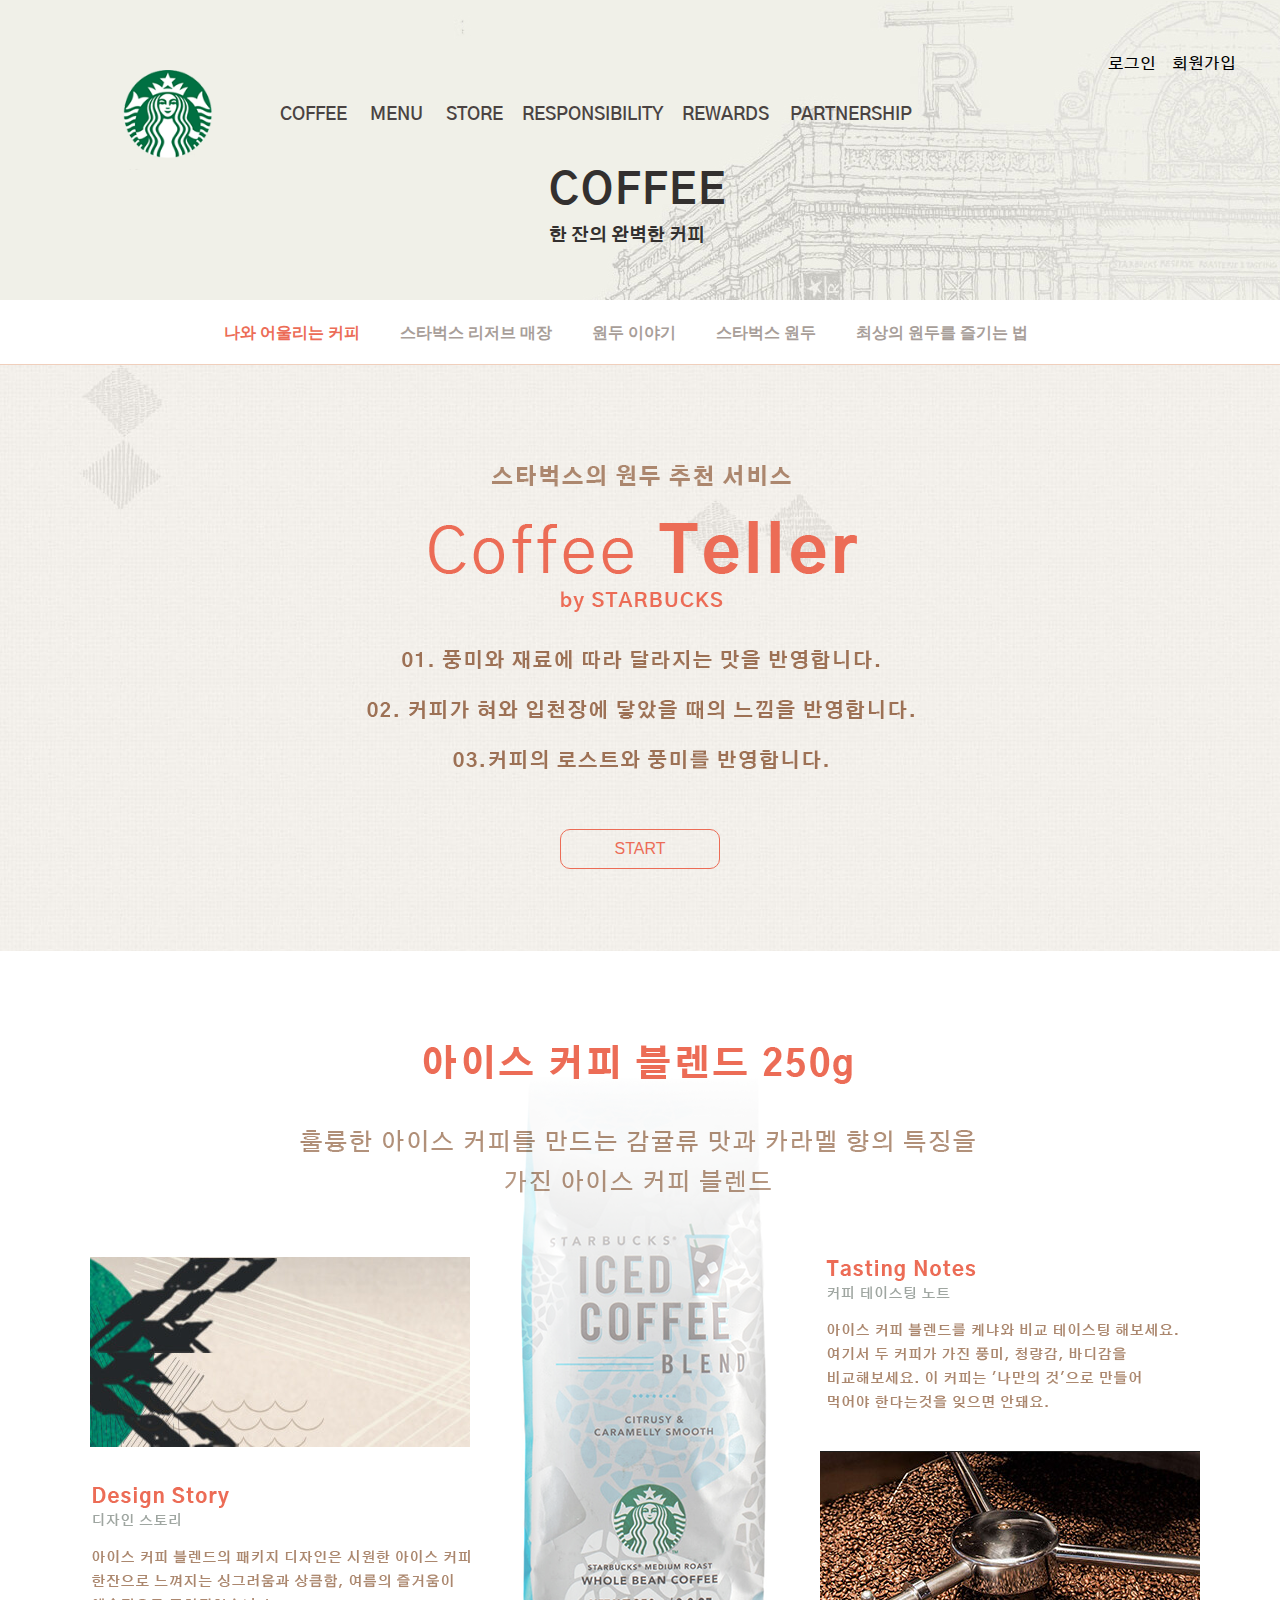
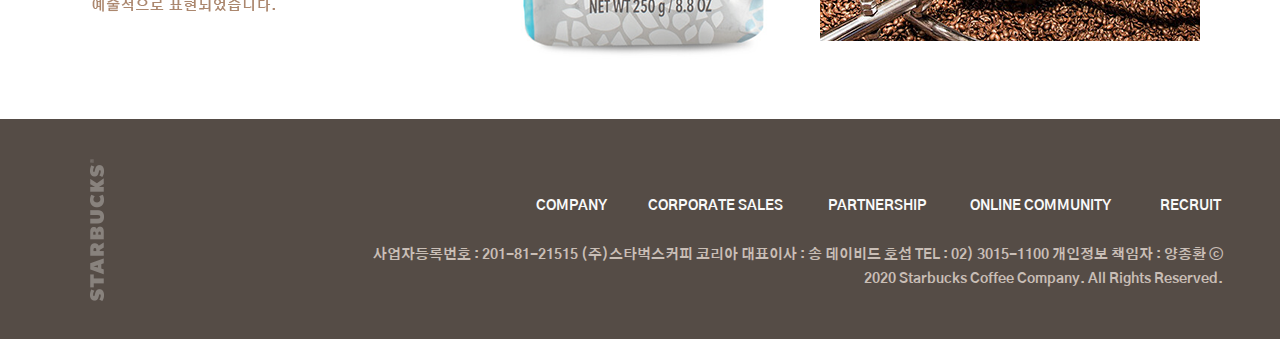
<file: coffee.html>
<!DOCTYPE html>
<html lang="en">
<head>
    <meta charset="UTF-8">
    <meta http-equiv="X-UA-Compatible" content="IE=edge">
    <meta name="viewport" content="width=device-width, initial-scale=1.0">
    <title>Coffee | Starbucks Korea</title>
    <link rel="apple-touch-icon" sizes="180x180" href="./apple-touch-icon.png">
    <link rel="icon" type="image/png" sizes="32x32" href="./favicon-32x32.png">
    <link rel="icon" type="image/png" sizes="16x16" href="./favicon-16x16.png">
    <link rel="manifest" href="./site.webmanifest">
    <meta name="msapplication-TileColor" content="#da532c">
    <meta name="theme-color" content="#ffffff">
    <link rel="stylesheet" href="./css/coffee.css" type="text/css"/>
</head>
<body>
    <div class="wrap">
        <div class="coffee_header_wrap">
            <header>
                <div class="logo">
                    <h1><a href="./index.html"><img src="./img/logo.png" alt=""/></a></h1>
                </div>
                <ul class="clearfix">
                    <h2><a href="./coffee.html"><li>COFFEE</li></a></h2>
                    <h2><a href="./menu.html"><li>MENU</li></a></h2>
                    <h2><a href="./store.html"><li>STORE</li></a></h2>
                    <h2><a href="./index.html"><li>RESPONSIBILITY</li></a></h2>
                    <h2><a href="./rewards.html"><li>REWARDS</li></a></h2>
                    <h2><a href="./index.html"><li>PARTNERSHIP</li></a></h2>
                </ul>
                <ul class="clearfix">
                    <li>로그인</li>
                    <li>회원가입</li>
                </ul>
                <div class="coffee_main_text">
                    <span>COFFEE</span>
                    <p>한 잔의 완벽한 커피</p>
                </div>
            </header>
        </div>
        <div class="coffee_tab">
            <ul class="clearfix">
                <li class="on">나와 어울리는 커피</li>
                <li>스타벅스 리저브 매장</li>
                <li>원두 이야기</li>
                <li>스타벅스 원두</li>
                <li>최상의 원두를 즐기는 법</li>
            </ul>
        </div>
        <div class="choice clearfix">
            <img src="./img/choice_main_text.png" alt=""/>
            <button>START</button>
        </div>
        <div class="blend">
            <img src="./img/blend_title.png" alt=""/>
            <img src="./img/coffee_blend.png" alt=""/>
            <img src="./img/bean_up1_img.png" alt=""/>
            <img src="./img/design_story_text.png" alt=""/>
            <img src="./img/bean_up2_img.png" alt=""/>
            <img src="./img/tasting_note_text.png" alt=""/>
        </div>
        <footer>
            <div class="footer_wrap clearfix">
                <a href="./index.html"><img src="./img/footer_logo.png" alt=""/></a>
                <ul class="clearfix">
                    <li>COMPANY</li>
                    <li>CORPORATE SALES</li>
                    <li>PARTNERSHIP</li>
                    <li>ONLINE COMMUNITY</li>
                    <li>RECRUIT</li>
                </ul>
                <div class="footer_text">
                    <p>사업자등록번호 : 201-81-21515 (주)스타벅스커피 코리아 대표이사 : 송 데이비드 호섭 TEL : 02) 3015-1100 개인정보 책임자 : 양종환
                        ⓒ 2020 Starbucks Coffee Company. All Rights Reserved.</p>
                </div>
            </div>
        </footer>
    </div>
    <script src="./js/coffee_tab.js" type="text/javascript" text="javascript"></script>
</body>
</html>
</file>
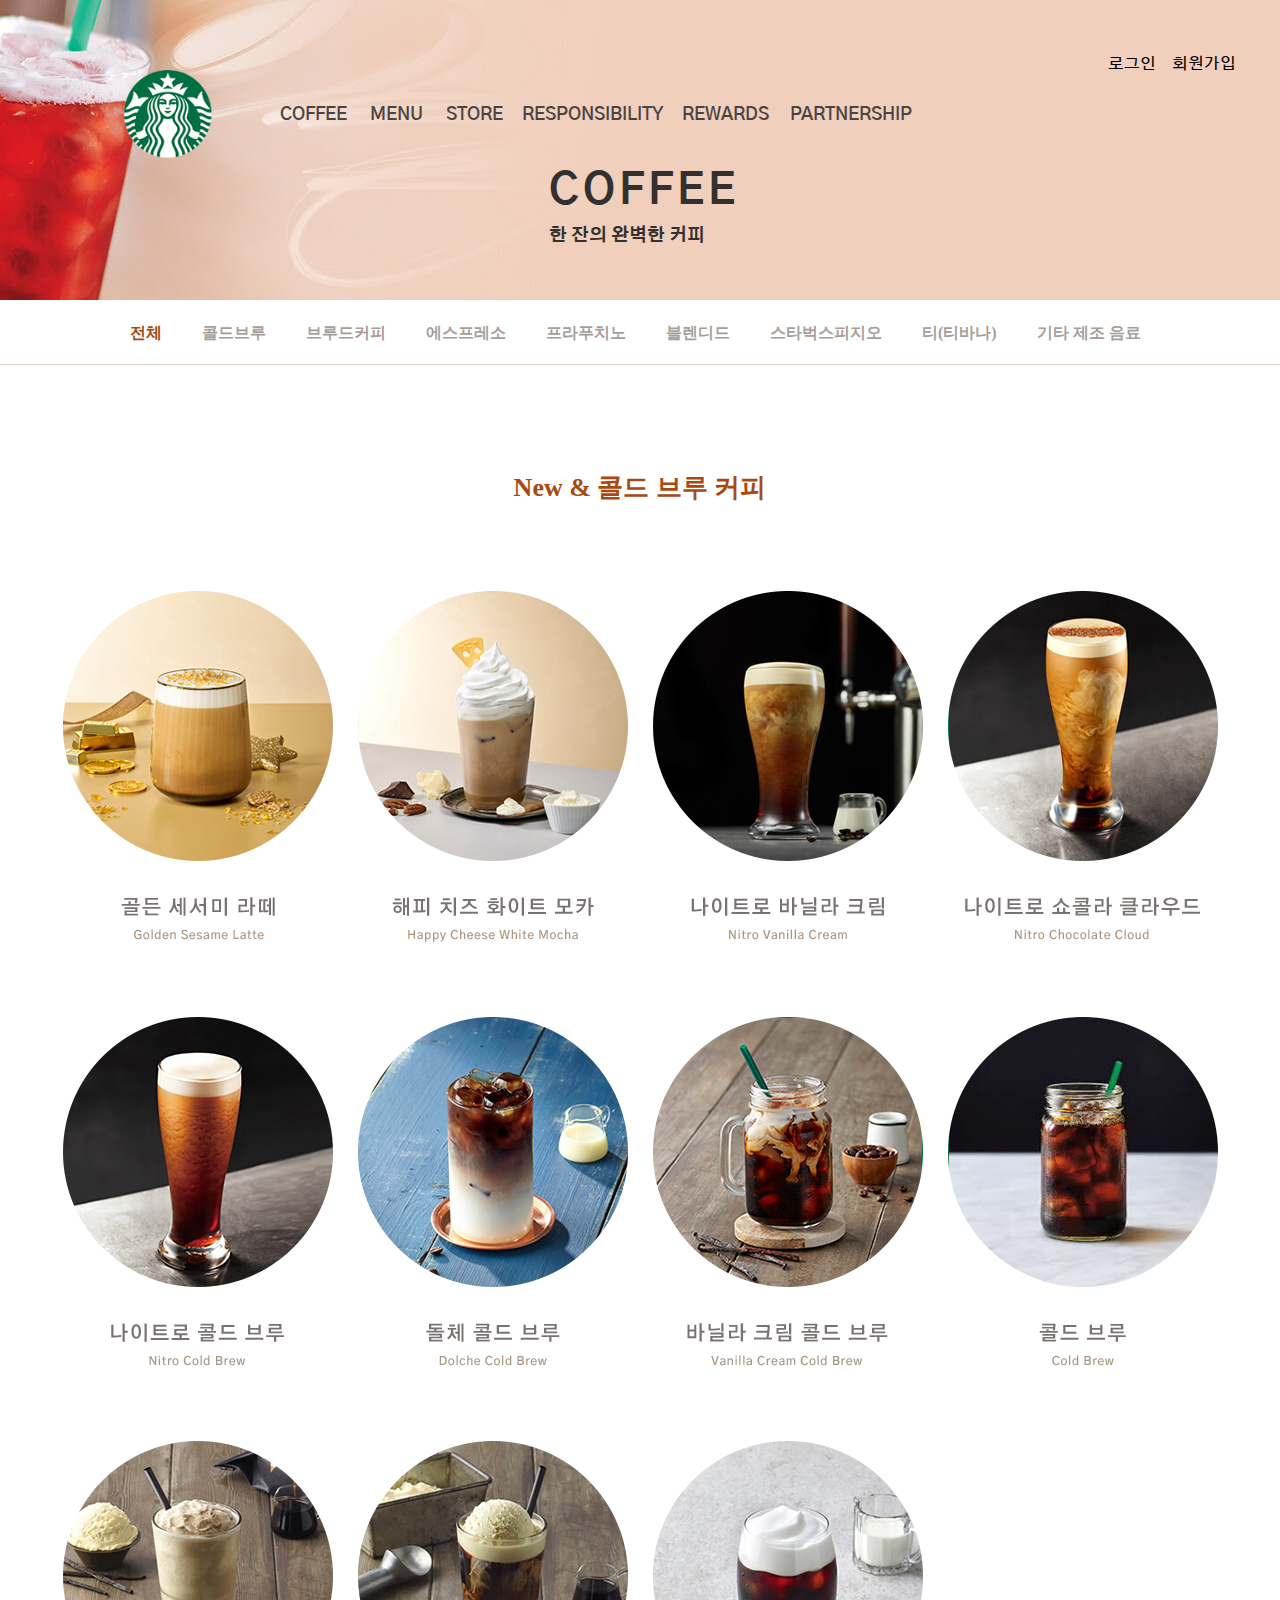
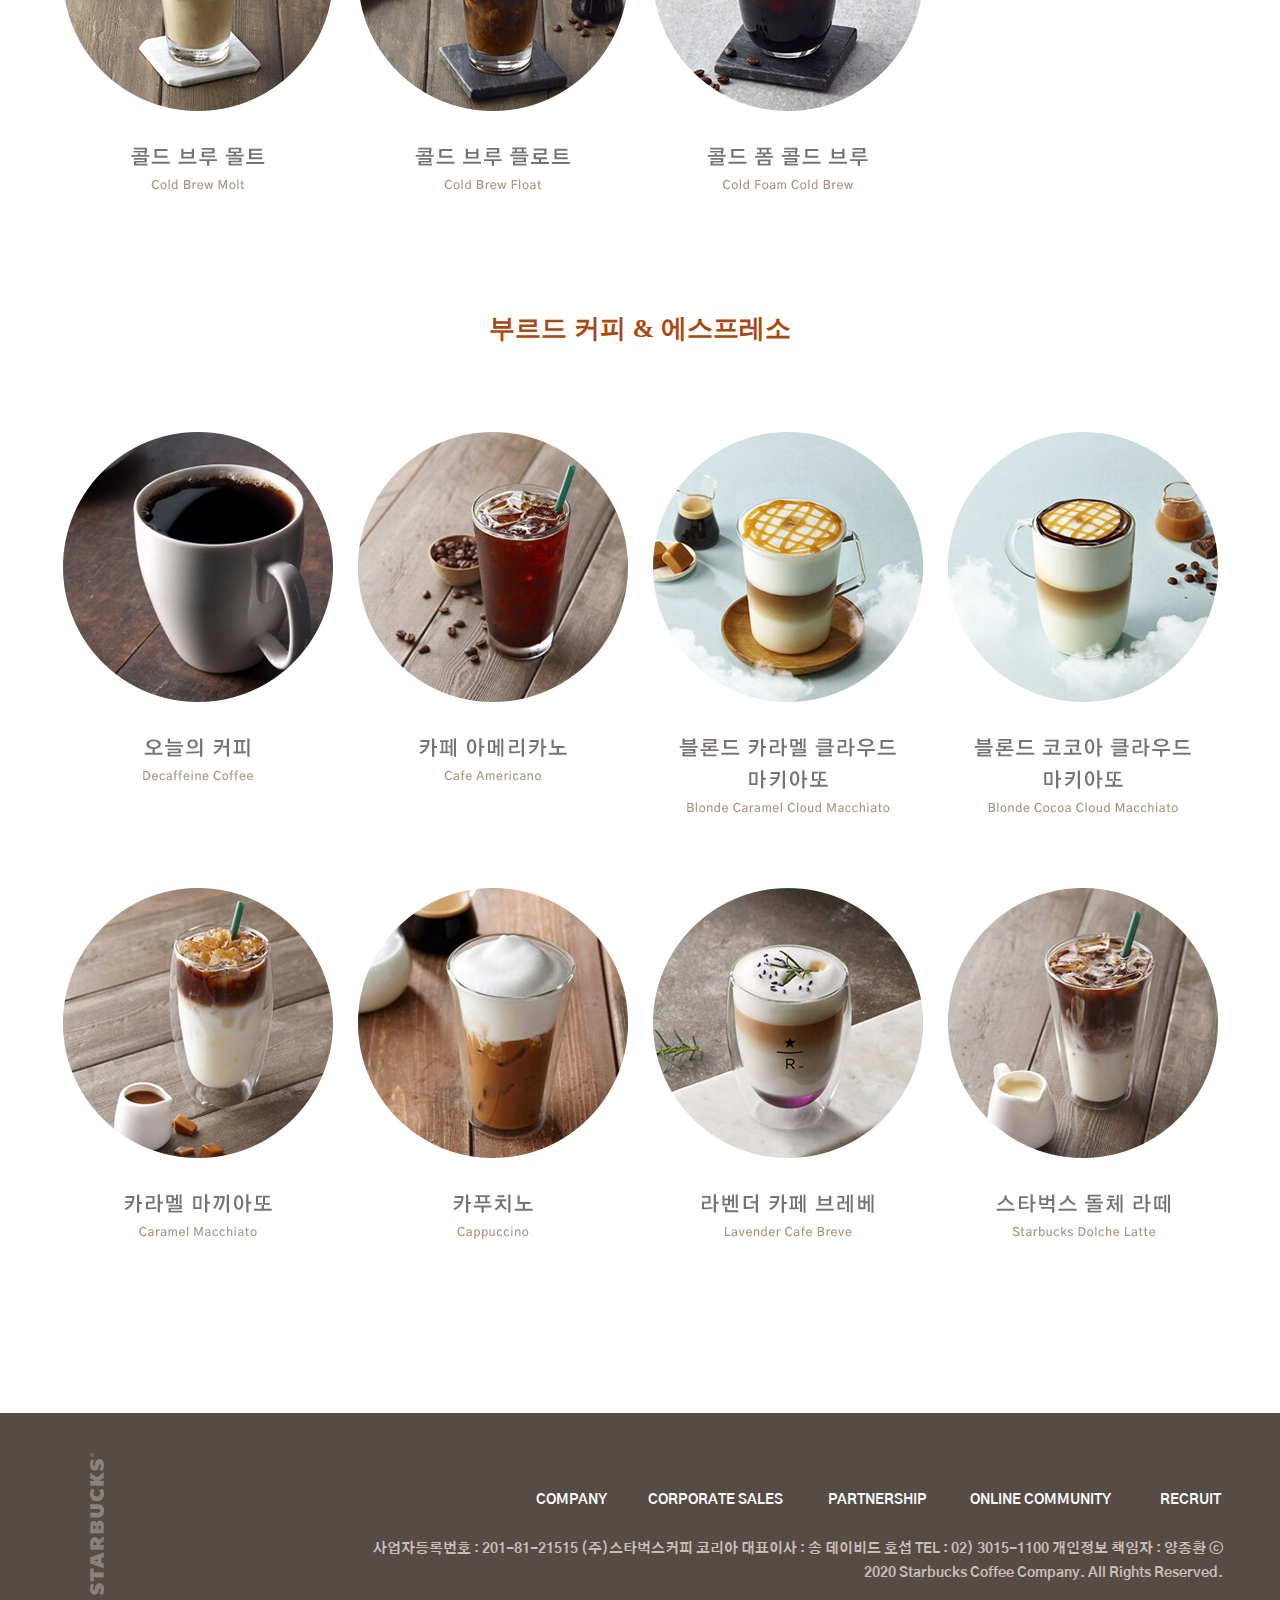
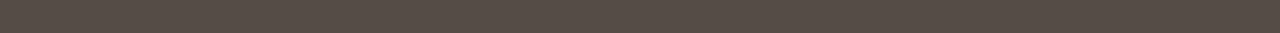
<file: menu.html>
<!DOCTYPE html>
<html lang="en">
<head>
    <meta charset="UTF-8">
    <meta http-equiv="X-UA-Compatible" content="IE=edge">
    <meta name="viewport" content="width=device-width, initial-scale=1.0">
    <title>Menu | Starbucks Korea</title>
    <link rel="apple-touch-icon" sizes="180x180" href="./apple-touch-icon.png">
    <link rel="icon" type="image/png" sizes="32x32" href="./favicon-32x32.png">
    <link rel="icon" type="image/png" sizes="16x16" href="./favicon-16x16.png">
    <link rel="manifest" href="./site.webmanifest">
    <meta name="msapplication-TileColor" content="#da532c">
    <meta name="theme-color" content="#ffffff">
    <link rel="stylesheet" href="./css/menu.css" type="text/css"/>
</head>
<body>
    <div class="wrap">
        <div class="menu_header_wrap">
            <header>
                <div class="logo">
                    <h1><a href="./index.html"><img src="./img/logo.png" alt=""/></a></h1>
                </div>
                <ul class="clearfix">
                    <h2><a href="./coffee.html"><li>COFFEE</li></a></h2>
                    <h2><a href="./menu.html"><li>MENU</li></a></h2>
                    <h2><a href="./store.html"><li>STORE</li></a></h2>
                    <h2><a href="./index.html"><li>RESPONSIBILITY</li></a></h2>
                    <h2><a href="./rewards.html"><li>REWARDS</li></a></h2>
                    <h2><a href="./index.html"><li>PARTNERSHIP</li></a></h2>
                </ul>
                <ul class="clearfix">
                    <li>로그인</li>
                    <li>회원가입</li>
                </ul>
                <div class="menu_main_text">
                    <span>COFFEE</span>
                    <p>한 잔의 완벽한 커피</p>
                </div>
            </header>
        </div>
        <div class="menu_tab">
            <ul class="clearfix">
                <li class="on">전체</li>
                <li>콜드브루</li>
                <li>브루드커피</li>
                <li>에스프레소</li>
                <li>프라푸치노</li>
                <li>블렌디드</li>
                <li>스타벅스피지오</li>
                <li>티(티바나)</li>
                <li>기타 제조 음료</li>
            </ul>
        </div>

        <div class="main_menu">
            <h3>New & 콜드 브루 커피</h3>
            <div class="beav_wrap clearfix">
                <a href="./product.html"><div class="beav">
                    <img src="./img/beav1.png" alt=""/>
                    <img src="./img/beav_text_1.png" alt=""/>
                </div></a>
                <div class="beav">
                    <img src="./img/beav2.png" alt=""/>
                    <img src="./img/beav_text_2.png" alt=""/>
                </div>
                <div class="beav">
                    <img src="./img/beav3.png" alt=""/>
                    <img src="./img/beav_text_3.png" alt=""/>
                </div>
                <div class="beav">
                    <img src="./img/beav4.png" alt=""/>
                    <img src="./img/beav_text_4.png" alt=""/>
                </div>
            </div>
            <div class="beav_wrap clearfix">
                <div class="beav">
                    <img src="./img/beav5.png" alt=""/>
                    <img src="./img/beav_text_5.png" alt=""/>
                </div>
                <div class="beav">
                    <img src="./img/beav6.png" alt=""/>
                    <img src="./img/beav_text_6.png" alt=""/>
                </div>
                <div class="beav">
                    <img src="./img/beav7.png" alt=""/>
                    <img src="./img/beav_text_7.png" alt=""/>
                </div>
                <div class="beav">
                    <img src="./img/beav8.png" alt=""/>
                    <img src="./img/beav_text_8.png" alt=""/>
                </div>
            </div>
            <div class="beav_wrap clearfix">
                <div class="beav">
                    <img src="./img/beav9.png" alt=""/>
                    <img src="./img/beav_text_9.png" alt=""/>
                </div>
                <div class="beav">
                    <img src="./img/beav10.png" alt=""/>
                    <img src="./img/beav_text_10.png" alt=""/>
                </div>
                <div class="beav">
                    <img src="./img/beav11.png" alt=""/>
                    <img src="./img/beav_text_11.png" alt=""/>
                </div>
            </div>
        </div>

        <div class="main_menu">
            <h3>부르드 커피 & 에스프레소</h3>
            <div class="beav_wrap clearfix">
                <div class="beav">
                    <img src="./img/beav13.png" alt=""/>
                    <img src="./img/beav_text_13.png" alt=""/>
                </div>
                <div class="beav">
                    <img src="./img/beav14.png" alt=""/>
                    <img src="./img/beav_text_14.png" alt=""/>
                </div>
                <div class="beav">
                    <img src="./img/beav15.png" alt=""/>
                    <img src="./img/beav_text_15.png" alt=""/>
                </div>
                <div class="beav">
                    <img src="./img/beav16.png" alt=""/>
                    <img src="./img/beav_text_16.png" alt=""/>
                </div>
            </div>
            <div class="beav_wrap clearfix">
                <div class="beav">
                    <img src="./img/beav17.png" alt=""/>
                    <img src="./img/beav_text_17.png" alt=""/>
                </div>
                <div class="beav">
                    <img src="./img/beav18.png" alt=""/>
                    <img src="./img/beav_text_18.png" alt=""/>
                </div>
                <div class="beav">
                    <img src="./img/beav19.png" alt=""/>
                    <img src="./img/beav_text_19.png" alt=""/>
                </div>
                <div class="beav">
                    <img src="./img/beav20.png" alt=""/>
                    <img src="./img/beav_text_20.png" alt=""/>
                </div>
            </div>
        </div>
        <footer class="menu_footer">
            <div class="footer_wrap clearfix">
                <a href="./index.html"><img src="./img/footer_logo.png" alt=""/></a>
                <ul class="clearfix">
                    <li>COMPANY</li>
                    <li>CORPORATE SALES</li>
                    <li>PARTNERSHIP</li>
                    <li>ONLINE COMMUNITY</li>
                    <li>RECRUIT</li>
                </ul>
                <div class="footer_text">
                    <p>사업자등록번호 : 201-81-21515 (주)스타벅스커피 코리아 대표이사 : 송 데이비드 호섭 TEL : 02) 3015-1100 개인정보 책임자 : 양종환
                        ⓒ 2020 Starbucks Coffee Company. All Rights Reserved.</p>
                </div>
            </div>
        </footer>
    </div>
    <script src="./js/menu_tab.js" type="text/javascript" text="javascript"></script>
</body>
</html>
</file>
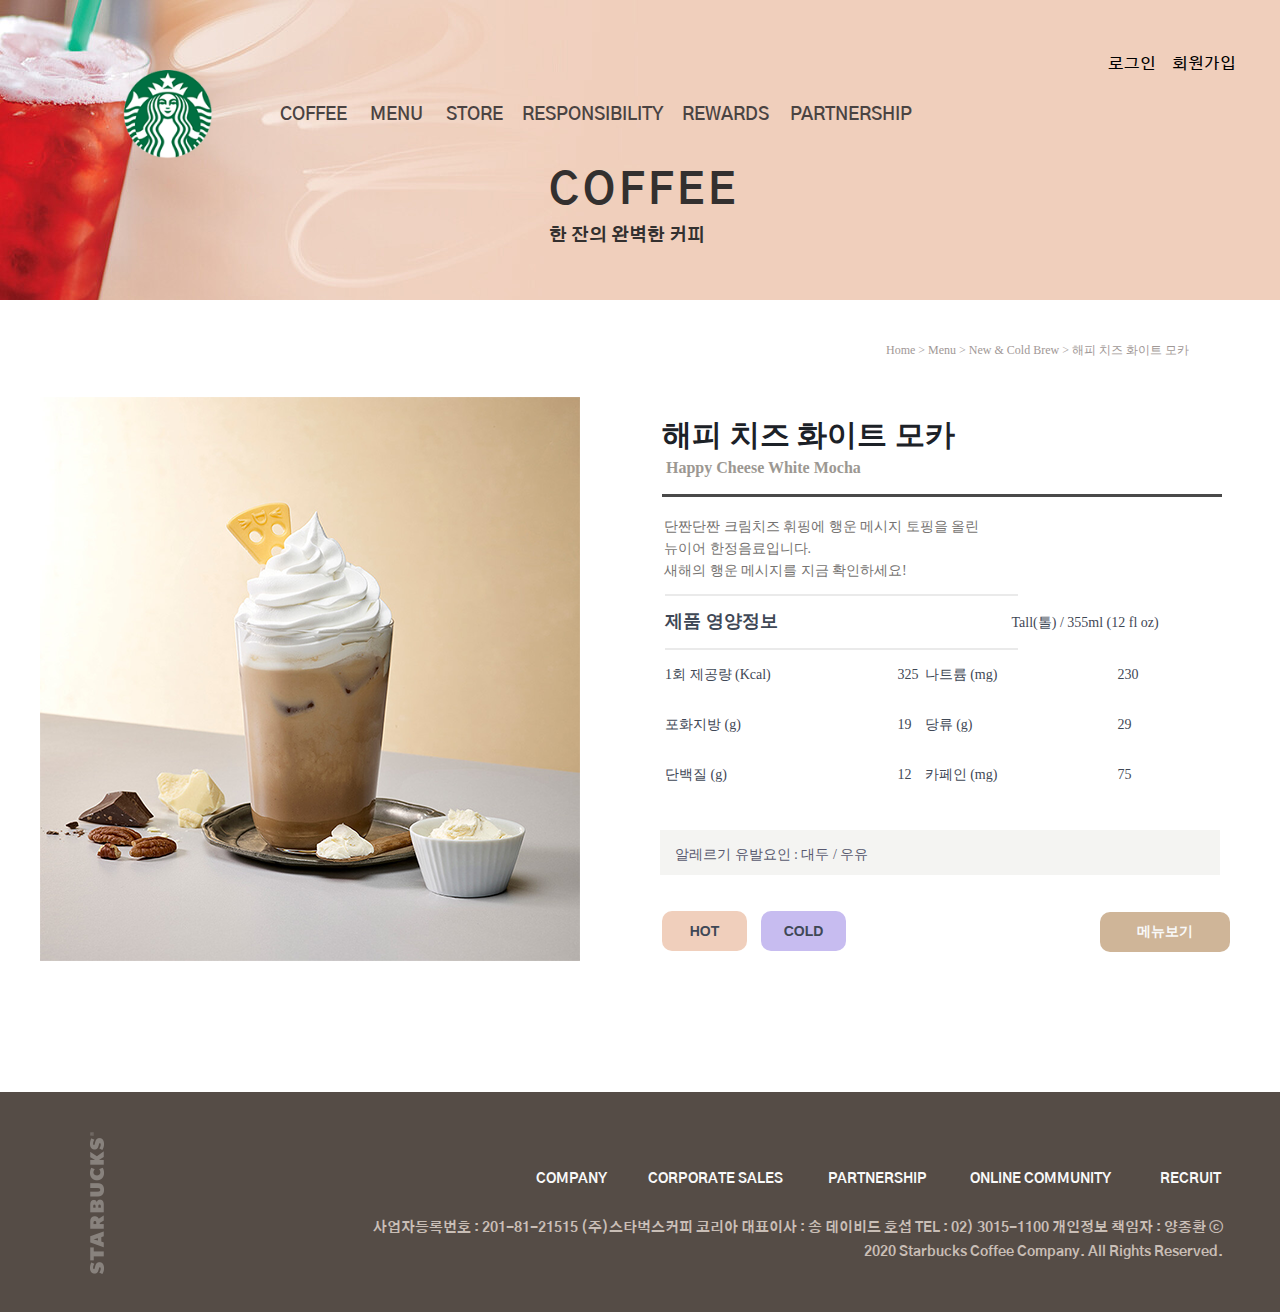
<file: product.html>
<!DOCTYPE html>
<html lang="en">
<head>
    <meta charset="UTF-8">
    <meta http-equiv="X-UA-Compatible" content="IE=edge">
    <meta name="viewport" content="width=device-width, initial-scale=1.0">
    <title>Product | Starbucks Korea</title>
    <link rel="apple-touch-icon" sizes="180x180" href="./apple-touch-icon.png">
    <link rel="icon" type="image/png" sizes="32x32" href="./favicon-32x32.png">
    <link rel="icon" type="image/png" sizes="16x16" href="./favicon-16x16.png">
    <link rel="manifest" href="./site.webmanifest">
    <meta name="msapplication-TileColor" content="#da532c">
    <meta name="theme-color" content="#ffffff">
    <link rel="stylesheet" href="./css/product.css" type="text/css"/>
</head>
<body>
    <div class="wrap">
        <div class="menu_header_wrap">
            <header>
                <div class="logo">
                    <h1><a href="./index.html"><img src="./img/logo.png" alt=""/></a></h1>
                </div>
                <ul class="clearfix">
                    <h2><a href="./coffee.html"><li>COFFEE</li></a></h2>
                    <h2><a href="./menu.html"><li>MENU</li></a></h2>
                    <h2><a href="./store.html"><li>STORE</li></a></h2>
                    <h2><a href="./index.html"><li>RESPONSIBILITY</li></a></h2>
                    <h2><a href="./rewards.html"><li>REWARDS</li></a></h2>
                    <h2><a href="./index.html"><li>PARTNERSHIP</li></a></h2>
                </ul>
                <ul class="clearfix">
                    <li>로그인</li>
                    <li>회원가입</li>
                </ul>
                <div class="menu_main_text">
                    <span>COFFEE</span>
                    <p>한 잔의 완벽한 커피</p>
                </div>
            </header>
        </div>
        <div class="product_main clearfix">
            <div class="product_image">
                <img src="./img/happy_cheese_white_mocha.png" alt=""/>
            </div>
            <div class="product_info">
                <div class="category">
                    <span>Home > Menu > New & Cold Brew > 해피 치즈 화이트 모카</span>
                </div>
                <h3>해피 치즈 화이트 모카</h3>
                <span>Happy Cheese White Mocha</span>
                <img src="./img/rectangle.png" alt=""/>
                <p>단짠단짠 크림치즈 휘핑에 행운 메시지 토핑을 올린<br/>뉴이어 한정음료입니다.
                    <br/>새해의 행운 메시지를 지금 확인하세요!
                </p>
                <table>
                    <tr>
                        <td>제품 영양정보</td>
                        <td>Tall(톨) / 355ml (12 fl oz)</td>
                    </tr>
                    <tr>
                        <td>1회 제공량 (Kcal)</td>
                        <td>325</td>
                        <td>나트륨 (mg)</td>
                        <td>230</td>
                    </tr>
                    <tr>
                        <td>포화지방 (g)</td>
                        <td>19</td>
                        <td>당류 (g)</td>
                        <td>29</td>
                    </tr>
                    <tr>
                        <td>단백질 (g)</td>
                        <td>12</td>
                        <td>카페인 (mg)</td>
                        <td>75</td>
                    </tr>
                </table>
                <div class="allergy">
                    <span>알레르기 유발요인 : 대두 / 우유</span>
                </div>
                <button>HOT</button>
                <button>COLD</button>
                <button>메뉴보기</button>
            </div>
        </div>
        <footer>
            <div class="footer_wrap clearfix">
                <a href="./index.html"><img src="./img/footer_logo.png" alt=""/></a>
                <ul class="clearfix">
                    <li>COMPANY</li>
                    <li>CORPORATE SALES</li>
                    <li>PARTNERSHIP</li>
                    <li>ONLINE COMMUNITY</li>
                    <li>RECRUIT</li>
                </ul>
                <div class="footer_text">
                    <p>사업자등록번호 : 201-81-21515 (주)스타벅스커피 코리아 대표이사 : 송 데이비드 호섭 TEL : 02) 3015-1100 개인정보 책임자 : 양종환
                        ⓒ 2020 Starbucks Coffee Company. All Rights Reserved.</p>
                </div>
            </div>
        </footer>
    </div>
</body>
</html>
</file>
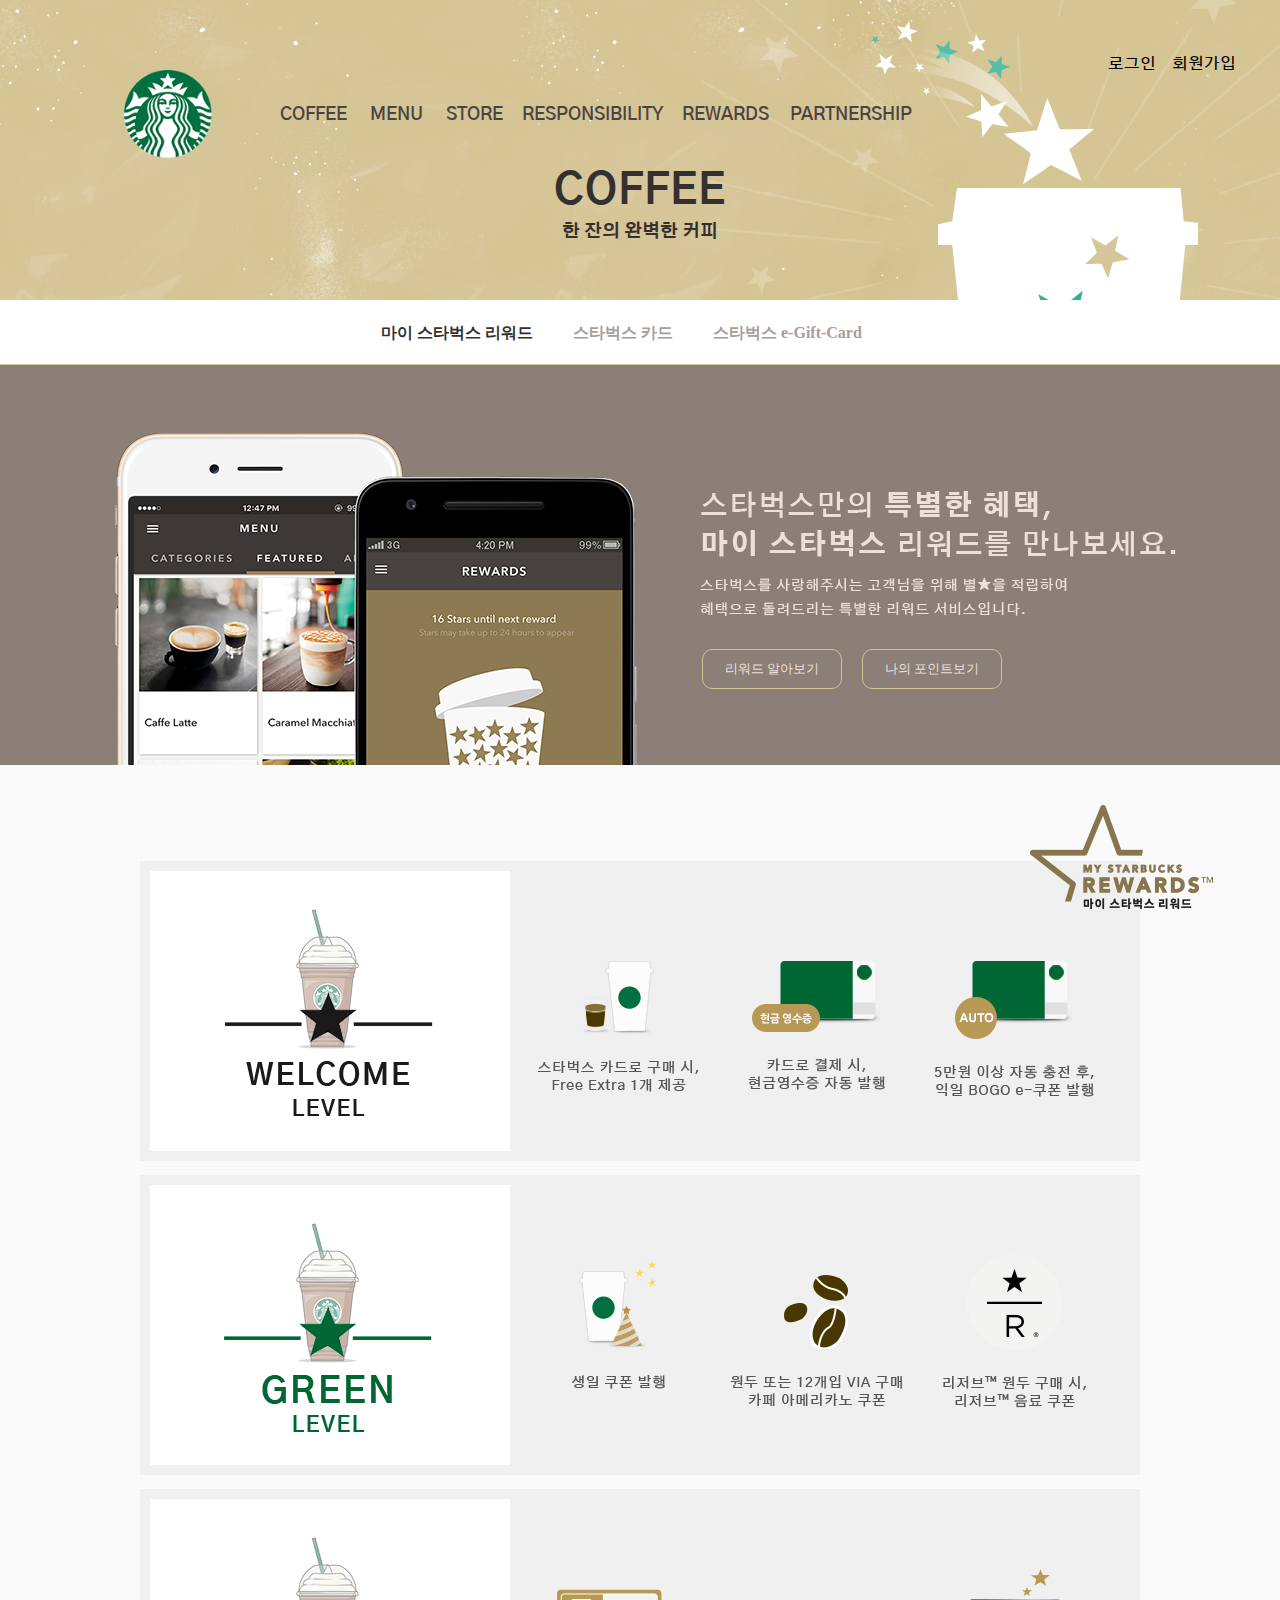
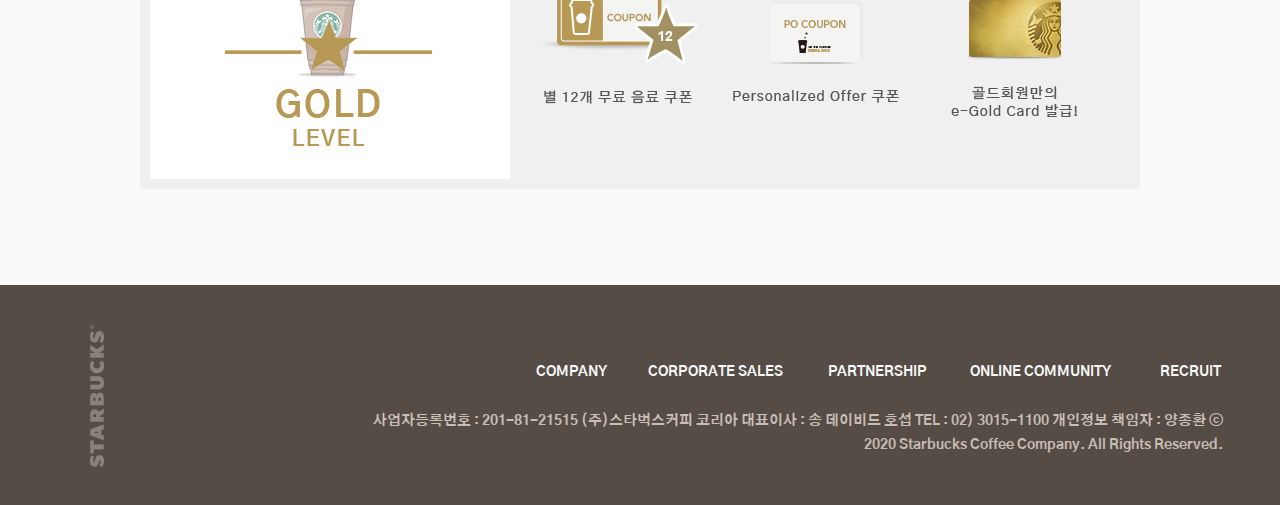
<file: rewards.html>
<!DOCTYPE html>
<html lang="en">
<head>
    <meta charset="UTF-8">
    <meta http-equiv="X-UA-Compatible" content="IE=edge">
    <meta name="viewport" content="width=device-width, initial-scale=1.0">
    <title>Rewards | Starbucks Korea</title>
    <link rel="apple-touch-icon" sizes="180x180" href="./apple-touch-icon.png">
    <link rel="icon" type="image/png" sizes="32x32" href="./favicon-32x32.png">
    <link rel="icon" type="image/png" sizes="16x16" href="./favicon-16x16.png">
    <link rel="manifest" href="./site.webmanifest">
    <meta name="msapplication-TileColor" content="#da532c">
    <meta name="theme-color" content="#ffffff">
    <link rel="stylesheet" href="./css/rewards.css" type="text/css"/>
</head>
<body>
    <div class="wrap">
        <div class="rewards_header_wrap">
            <header>
                <div class="logo">
                    <h1><a href="./index.html"><img src="./img/logo.png" alt=""/></a></h1>
                </div>
                <ul class="clearfix">
                    <h2><a href="./coffee.html"><li>COFFEE</li></a></h2>
                    <h2><a href="./menu.html"><li>MENU</li></a></h2>
                    <h2><a href="./store.html"><li>STORE</li></a></h2>
                    <h2><a href="./index.html"><li>RESPONSIBILITY</li></a></h2>
                    <h2><a href="./rewards.html"><li>REWARDS</li></a></h2>
                    <h2><a href="./index.html"><li>PARTNERSHIP</li></a></h2>
                </ul>
                <ul class="clearfix">
                    <li>로그인</li>
                    <li>회원가입</li>
                </ul>
                <div class="rewards_main_text">
                    <span>COFFEE</span>
                    <p>한 잔의 완벽한 커피</p>
                </div>
            </header>
        </div>
        <div class="rewards_tab">
            <ul class="clearfix">
                <li class="on">마이 스타벅스 리워드</li>
                <li>스타벅스 카드</li>
                <li>스타벅스 e-Gift-Card</li>
            </ul>
        </div>
        <div class="app_wrap">
            <div class="app">
                <img src="./img/starbucks_app.png" alt=""/>
                <img src="./img/app_text.png" alt=""/>
                <button>리워드 알아보기</button>
                <button>나의 포인트보기</button>
            </div>
        </div>
        <div class="rank_wrap">
            <div class="rank">
                <div class="my_rewards">
                    <img src="./img/my_rewards.png" alt=""/>
                </div>
                <div class="my_rank clearfix">
                    <div class="image_box">
                        <img src="./img/starbucks_cup_illust.png" alt=""/>
                        <img src="./img/welcome_star.png" alt=""/>
                        <img src="./img/welcome_text.png" alt=""/>
                    </div>
                    <div class="contents">
                        <div class="benefit">
                            <img src="./img/icon1.png" alt=""/>
                            <img src="./img/icon_text_1.png" alt=""/>
                        </div>
                        <div class="benefit">
                            <img src="./img/icon2.png" alt=""/>
                            <img src="./img/icon_text_2.png" alt=""/>
                        </div>
                        <div class="benefit">
                            <img src="./img/icon3.png" alt=""/>
                            <img src="./img/icon_text_3.png" alt=""/>
                        </div>
                    </div>
                </div>
            </div>
            <div class="rank">
                <div class="my_rank clearfix">
                    <div class="image_box">
                        <img src="./img/starbucks_cup_illust.png" alt=""/>
                        <img src="./img/green_star.png" alt=""/>
                        <img src="./img/green_text.png" alt=""/>
                    </div>
                    <div class="contents">
                        <div class="benefit">
                            <img src="./img/icon4.png" alt=""/>
                            <img src="./img/icon_text_4.png" alt=""/>
                        </div>
                        <div class="benefit">
                            <img src="./img/icon5.png" alt=""/>
                            <img src="./img/icon_text_5.png" alt=""/>
                        </div>
                        <div class="benefit">
                            <img src="./img/icon6.png" alt=""/>
                            <img src="./img/icon_text_6.png" alt=""/>
                        </div>
                    </div>
                </div>
            </div>
            <div class="rank">
                <div class="my_rank clearfix">
                    <div class="image_box">
                        <img src="./img/starbucks_cup_illust.png" alt=""/>
                        <img src="./img/gold_star.png" alt=""/>
                        <img src="./img/gold_text.png" alt=""/>
                    </div>
                    <div class="contents">
                        <div class="benefit">
                            <img src="./img/icon7.png" alt=""/>
                            <img src="./img/icon_text_7.png" alt=""/>
                        </div>
                        <div class="benefit">
                            <img src="./img/icon8.png" alt=""/>
                            <img src="./img/icon_text_8.png" alt=""/>
                        </div>
                        <div class="benefit">
                            <img src="./img/icon9.png" alt=""/>
                            <img src="./img/icon_text_9.png" alt=""/>
                        </div>
                    </div>
                </div>
            </div>
        </div>
        <footer>
            <div class="footer_wrap clearfix">
                <a href="./index.html"><img src="./img/footer_logo.png" alt=""/></a>
                <ul class="clearfix">
                    <li>COMPANY</li>
                    <li>CORPORATE SALES</li>
                    <li>PARTNERSHIP</li>
                    <li>ONLINE COMMUNITY</li>
                    <li>RECRUIT</li>
                </ul>
                <div class="footer_text">
                    <p>사업자등록번호 : 201-81-21515 (주)스타벅스커피 코리아 대표이사 : 송 데이비드 호섭 TEL : 02) 3015-1100 개인정보 책임자 : 양종환
                        ⓒ 2020 Starbucks Coffee Company. All Rights Reserved.</p>
                </div>
            </div>
        </footer>
    </div>
    <script src="./js/rewards_tab.js" type="text/javascript" text="javascript"></script>
</body>
</html>
</file>
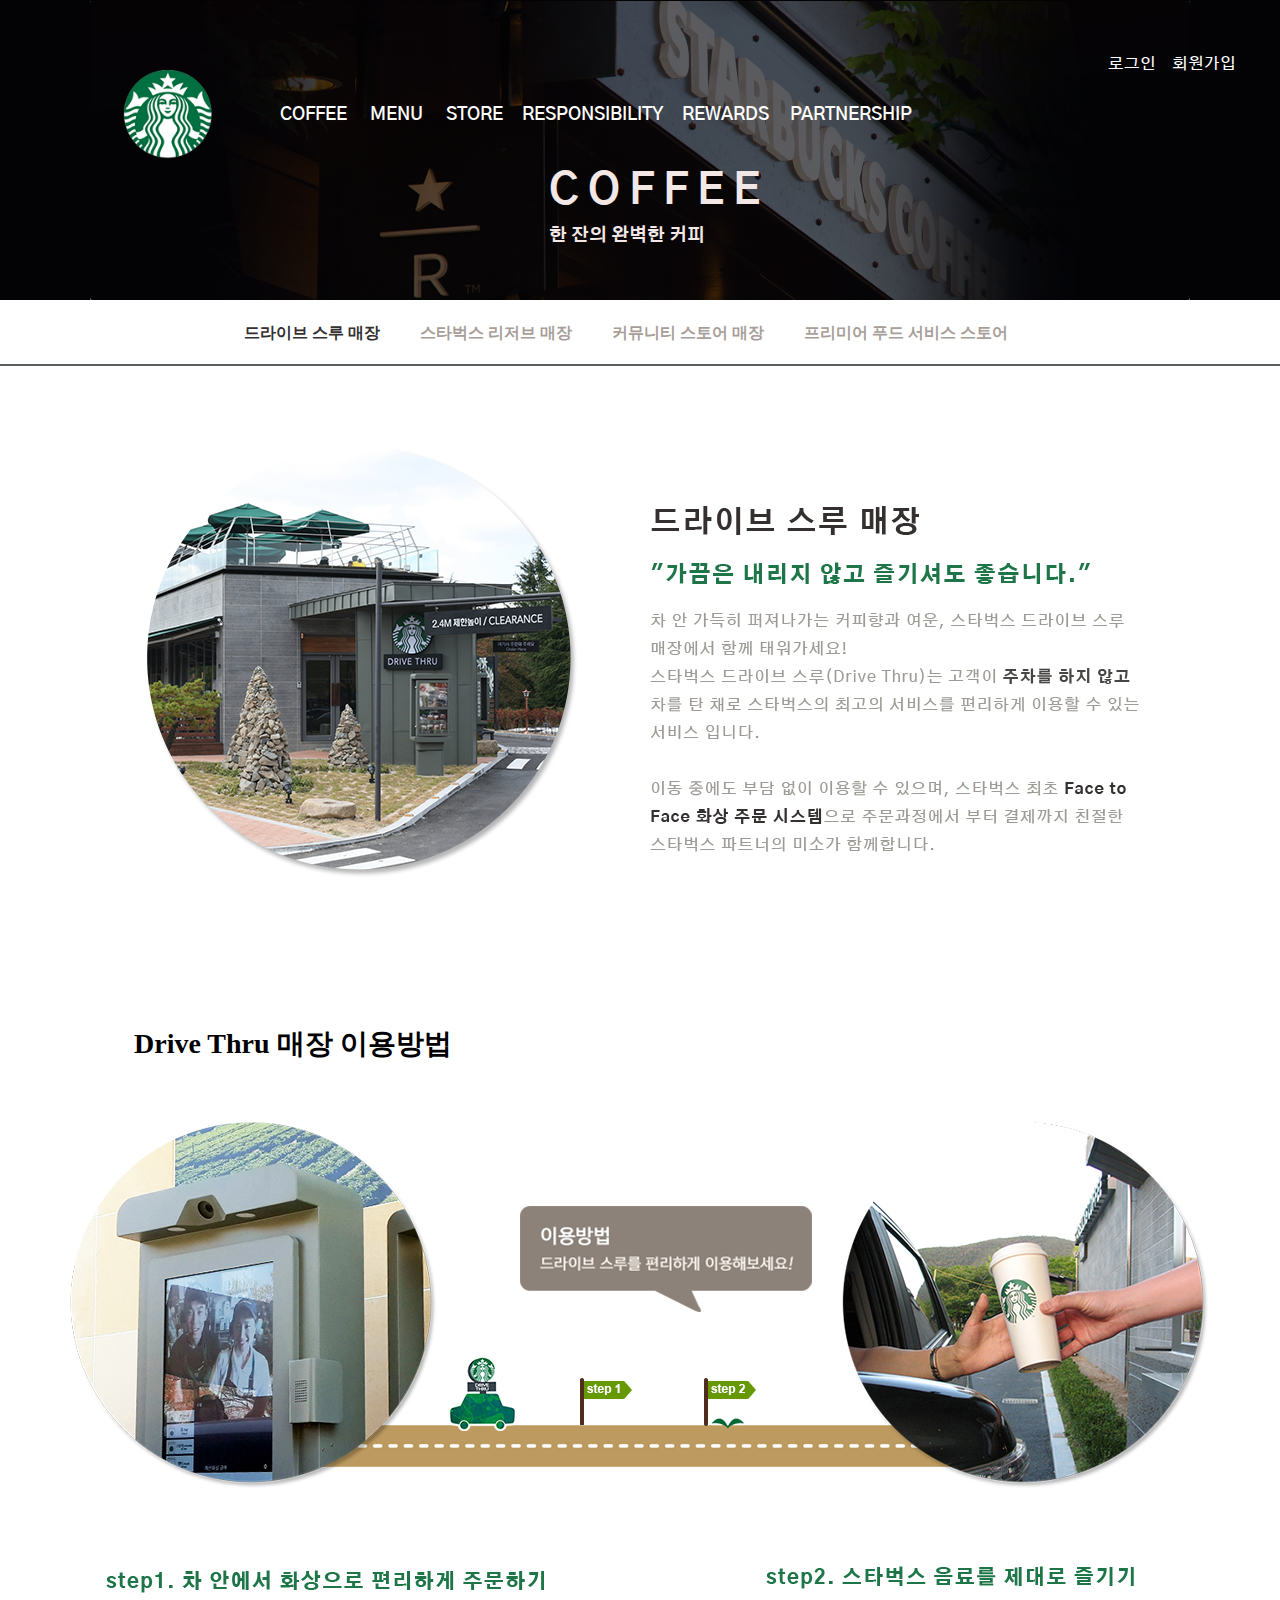
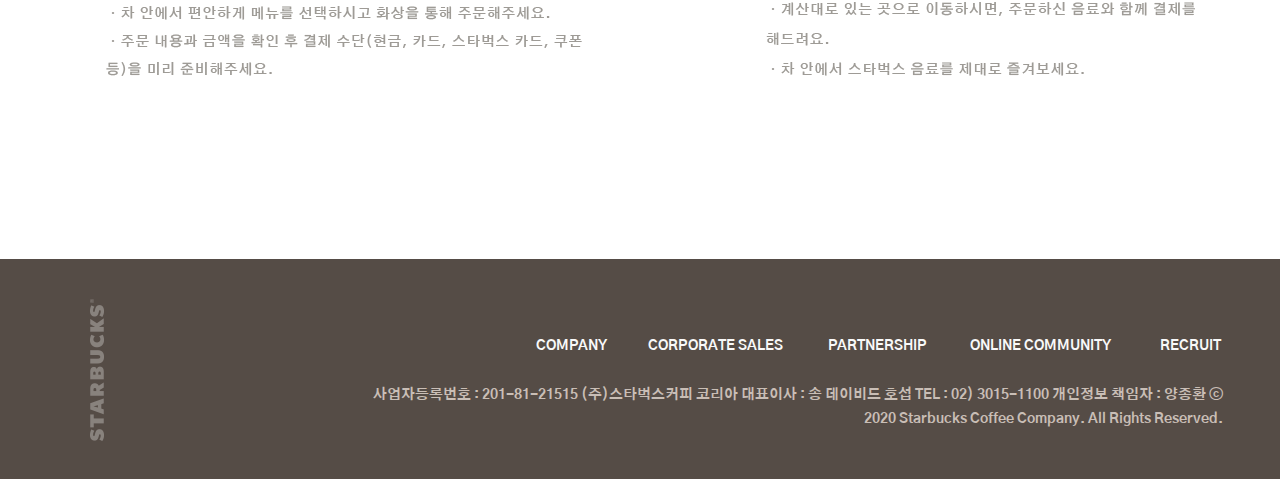
<file: store.html>
<!DOCTYPE html>
<html lang="en">
<head>
    <meta charset="UTF-8">
    <meta http-equiv="X-UA-Compatible" content="IE=edge">
    <meta name="viewport" content="width=device-width, initial-scale=1.0">
    <title>Store | Starbucks Korea</title>
    <link rel="apple-touch-icon" sizes="180x180" href="./apple-touch-icon.png">
    <link rel="icon" type="image/png" sizes="32x32" href="./favicon-32x32.png">
    <link rel="icon" type="image/png" sizes="16x16" href="./favicon-16x16.png">
    <link rel="manifest" href="./site.webmanifest">
    <meta name="msapplication-TileColor" content="#da532c">
    <meta name="theme-color" content="#ffffff">
    <link rel="stylesheet" href="./css/store.css" type="text/css"/>
</head>
<body>
    <div class="wrap">
        <div class="store_header_wrap">
            <header>
                <div class="logo">
                    <h1><a href="./index.html"><img src="./img/logo.png" alt=""/></a></h1>
                </div>
                <ul class="clearfix">
                    <h2><a href="./coffee.html"><li>COFFEE</li></a></h2>
                    <h2><a href="./menu.html"><li>MENU</li></a></h2>
                    <h2><a href="./store.html"><li>STORE</li></a></h2>
                    <h2><a href="./index.html"><li>RESPONSIBILITY</li></a></h2>
                    <h2><a href="./rewards.html"><li>REWARDS</li></a></h2>
                    <h2><a href="./index.html"><li>PARTNERSHIP</li></a></h2>
                </ul>
                <ul class="clearfix">
                    <li>로그인</li>
                    <li>회원가입</li>
                </ul>
                <div class="store_main_text">
                    <span>COFFEE</span>
                    <p>한 잔의 완벽한 커피</p>
                </div>
            </header>
        </div>
        <div class="store_tab">
            <ul class="clearfix">
                <li class="on">드라이브 스루 매장</li>
                <li>스타벅스 리저브 매장</li>
                <li>커뮤니티 스토어 매장</li>
                <li>프리미어 푸드 서비스 스토어</li>
            </ul>
        </div>
        <div class="store_main">
            <div class="store_slide">
                <img src="./img/store_circle.png" alt=""/>
                <img src="./img/drive_thru_text.png" alt=""/>
            </div>
        </div>
        <div class="store_how_to">
            <h3>Drive Thru 매장 이용방법</h3>
            <div class="drive_road">
                <img src="./img/store2.png" alt=""/>
                <img src="./img/road.png" alt=""/>
                <img src="./img/car.png" alt=""/>
                <img src="./img/step1.png" alt=""/>
                <img src="./img/step2.png" alt=""/>
                <img src="./img/how_to.png" alt=""/>
                <img src="./img/store3.png" alt=""/>
            </div>
            <div class="drive_text">
                <img src="./img/drive_thru_text1.png" alt=""/>
                <img src="./img/drive_thru_text2.png" alt=""/>
            </div>
        </div>
        <footer class="store_footer">
            <div class="footer_wrap clearfix">
                <a href="./"><img src="./img/footer_logo.png" alt=""/></a>
                <ul class="clearfix">
                    <li>COMPANY</li>
                    <li>CORPORATE SALES</li>
                    <li>PARTNERSHIP</li>
                    <li>ONLINE COMMUNITY</li>
                    <li>RECRUIT</li>
                </ul>
                <div class="footer_text">
                    <p>사업자등록번호 : 201-81-21515 (주)스타벅스커피 코리아 대표이사 : 송 데이비드 호섭 TEL : 02) 3015-1100 개인정보 책임자 : 양종환
                        ⓒ 2020 Starbucks Coffee Company. All Rights Reserved.</p>
                </div>
            </div>
        </footer>
    </div>
    <script src="./js/store_tab.js" type="text/javascript" text="javascript"></script>
</body>
</html>
</file>
<file: css/coffee.css>
@import url("https://fonts.googleapis.com/css?family=Gothic+A1:400,500,600,700,800,900&display=swap");
@import url("https://fonts.googleapis.com/css?family=Gothic+A1:400,500,600,700,800,900&display=swap");
html, body, div, span, applet, object, iframe,
h1, h2, h3, h4, h5, h6, p, blockquote, pre,
a, abbr, acronym, address, big, cite, code,
del, dfn, em, img, ins, kbd, q, s, samp,
small, strike, strong, sub, sup, tt, var,
b, u, i, center,
dl, dt, dd, ol, ul, li,
fieldset, form, label, legend,
table, caption, tbody, tfoot, thead, tr, th, td,
article, aside, canvas, details, embed,
figure, figcaption, footer, header, hgroup,
menu, nav, output, ruby, section, summary,
time, mark, audio, video {
  font-family: 'Gothic A1', sans-serif;
  font-weight: 400;
  margin: 0;
  padding: 0;
  border: 0;
  font-size: 100%;
  color: inherit;
  font: inherit;
  vertical-align: baseline;
}

/* HTML5 display-role reset for older browsers */
article, aside, details, figcaption, figure,
footer, header, hgroup, menu, nav, section {
  display: block;
}

body {
  line-height: 1;
}

ol, ul {
  list-style: none;
}

blockquote, q {
  quotes: none;
}

blockquote:before, blockquote:after,
q:before, q:after {
  content: '';
  content: none;
}

table {
  border-collapse: collapse;
  border-spacing: 0;
}

.clearfix {
  content: "";
  display: block;
  clear: both;
}

header .logo, header ul {
  float: left;
}

.wrap header {
  font-family: 'Gothic A1', sans-serif;
  font-weight: 400;
  width: 1200px;
  margin: 0 auto;
  position: relative;
  top: 0px;
  left: 0px;
}

.wrap header .logo {
  width: 102px;
  height: 106px;
  margin-top: 70px;
  margin-left: 70px;
}

.wrap header .logo img {
  width: 100%;
}

.wrap header ul:nth-child(2) {
  width: 740px;
  font-weight: 600;
  font-size: 18px;
  float: left;
  margin-top: -70px;
  margin-left: 240px;
  color: #4a4342;
}

.wrap header ul:nth-child(2) h2 li {
  margin: 0 auto;
  float: left;
}

.wrap header ul:nth-child(2) h2 li:hover {
  -webkit-transition: all 0.2s linear;
  transition: all 0.2s linear;
}

.wrap header ul:nth-child(2) h2 li:hover:after {
  content: "";
  display: block;
  width: 80%;
  padding-top: 2px;
  border-bottom: 3px solid #018f64;
}

.wrap header ul:nth-child(2) h2:nth-child(1) li {
  width: 90px;
}

.wrap header ul:nth-child(2) h2:nth-child(1) li:hover:after {
  width: 78%;
}

.wrap header ul:nth-child(2) h2:nth-child(2) li {
  width: 76px;
}

.wrap header ul:nth-child(2) h2:nth-child(2) li:hover:after {
  width: 70%;
}

.wrap header ul:nth-child(2) h2:nth-child(3) li {
  width: 76px;
}

.wrap header ul:nth-child(2) h2:nth-child(4) li {
  width: 160px;
}

.wrap header ul:nth-child(2) h2:nth-child(4) li:hover:after {
  width: 90%;
}

.wrap header ul:nth-child(2) h2:nth-child(5) li {
  width: 108px;
}

.wrap header ul:nth-child(2) h2:nth-child(5) li:hover:after {
  width: 82%;
}

.wrap header ul:nth-child(2) h2:nth-child(6) li {
  width: 150px;
}

.wrap header ul:nth-child(2) h2:nth-child(6) li:hover:after {
  width: 84%;
}

.wrap header ul:nth-child(3) {
  width: 132px;
  float: right;
  margin-top: -120px;
}

.wrap header ul:nth-child(3) li {
  font-size: 16px;
  font-weight: 500;
  cursor: pointer;
  margin: 0 auto;
  float: left;
}

.wrap header ul:nth-child(3) li:nth-child(1) {
  width: 64px;
}

.wrap header ul:nth-child(3) li:nth-child(2) {
  width: 68px;
}

html, body, div, span, applet, object, iframe,
h1, h2, h3, h4, h5, h6, p, blockquote, pre,
a, abbr, acronym, address, big, cite, code,
del, dfn, em, img, ins, kbd, q, s, samp,
small, strike, strong, sub, sup, tt, var,
b, u, i, center,
dl, dt, dd, ol, ul, li,
fieldset, form, label, legend,
table, caption, tbody, tfoot, thead, tr, th, td,
article, aside, canvas, details, embed,
figure, figcaption, footer, header, hgroup,
menu, nav, output, ruby, section, summary,
time, mark, audio, video {
  font-family: 'Gothic A1', sans-serif;
  font-weight: 400;
  margin: 0;
  padding: 0;
  border: 0;
  font-size: 100%;
  color: inherit;
  font: inherit;
  vertical-align: baseline;
}

/* HTML5 display-role reset for older browsers */
article, aside, details, figcaption, figure,
footer, header, hgroup, menu, nav, section {
  display: block;
}

body {
  line-height: 1;
}

ol, ul {
  list-style: none;
}

blockquote, q {
  quotes: none;
}

blockquote:before, blockquote:after,
q:before, q:after {
  content: '';
  content: none;
}

table {
  border-collapse: collapse;
  border-spacing: 0;
}

.clearfix {
  content: "";
  display: block;
  clear: both;
}

header .logo, header ul {
  float: left;
}

footer {
  width: 100%;
  height: 220px;
  background-color: #554c46;
  font-family: 'Gothic A1', sans-serif;
  font-weight: 400;
}

footer .footer_wrap {
  width: 1200px;
  margin: 0 auto;
  position: relative;
}

footer .footer_wrap img {
  position: absolute;
  top: 40px;
  left: 50px;
}

footer .footer_wrap ul {
  width: 694px;
  float: right;
  margin-top: 80px;
  margin-right: 10px;
}

footer .footer_wrap ul li {
  float: left;
  font-size: 14px;
  font-weight: 700;
  color: #f9f9f9;
}

footer .footer_wrap ul li:nth-child(1) {
  width: 82px;
}

footer .footer_wrap ul li:nth-child(2) {
  width: 150px;
  margin-left: 30px;
}

footer .footer_wrap ul li:nth-child(3) {
  width: 112px;
  margin-left: 30px;
}

footer .footer_wrap ul li:nth-child(4) {
  width: 160px;
  margin-left: 30px;
}

footer .footer_wrap ul li:nth-child(5) {
  width: 70px;
  margin-left: 30px;
}

footer .footer_wrap .footer_text {
  width: 862px;
  height: 50px;
  float: right;
  margin-top: 30px;
  margin-right: 17px;
}

footer .footer_wrap .footer_text p {
  font-size: 14px;
  font-weight: 700;
  color: #c9beb6;
  text-align: right;
  line-height: 24px;
}

.wrap {
  width: 100%;
}

.wrap .coffee_header_wrap {
  width: 100%;
  height: 300px;
  background-image: url("../img/coffee_header_bg.png");
  background-position: right;
  background-color: #f0f0e8;
  background-repeat: no-repeat;
}

.wrap .coffee_main_text {
  width: 182px;
  height: 76px;
  position: absolute;
  top: 170px;
  left: 50%;
  margin-left: -91px;
  color: #33302f;
}

.wrap .coffee_main_text span {
  font-size: 43px;
  font-weight: 700;
  letter-spacing: 2px;
}

.wrap .coffee_main_text p {
  font-size: 18px;
  font-weight: 700;
  margin-top: 14px;
}

.wrap .coffee_tab {
  width: 100%;
  height: 39px;
  border-bottom: 1px solid #f0cfbc;
}

.wrap .coffee_tab ul {
  width: 832px;
  height: 24px;
  display: block;
  margin: 0 auto;
  margin-top: 25px;
}

.wrap .coffee_tab ul li {
  float: left;
  margin-left: 40px;
  color: #a89e99;
  font-size: 16px;
  font-weight: 700;
  cursor: pointer;
}

.wrap .coffee_tab ul li:nth-child(1) {
  margin-left: 0px;
}

.wrap .coffee_tab ul .on {
  color: #ec6c56 !important;
}

.wrap .choice {
  width: 100%;
  height: 586px;
  background-image: url("../img/choice_bg.png");
  background-position: center;
}

.wrap .choice img {
  display: block;
  margin: 0 auto;
  position: relative;
  top: 100px;
}

.wrap .choice button {
  width: 160px;
  height: 40px;
  border: 1px solid #ec6c56;
  background-color: transparent;
  border-radius: 10px;
  display: block;
  margin: 0 auto;
  position: relative;
  top: 160px;
  font-size: 16px;
  font-weight: 500;
  color: #ec6c56;
  cursor: pointer;
}

.wrap .choice button:hover {
  -webkit-transition: all 0.2s linear;
  transition: all 0.2s linear;
  background-color: #ec6c56;
  color: #fff;
}

.wrap .blend {
  width: 1200px;
  height: 768px;
  margin: 0 auto;
  position: relative;
}

.wrap .blend img {
  position: absolute;
  top: 0px;
  left: 0px;
}

.wrap .blend img:nth-child(1) {
  top: 94px;
  left: 260px;
}

.wrap .blend img:nth-child(2) {
  top: 120px;
  left: -96px;
}

.wrap .blend img:nth-child(3) {
  top: 306px;
  left: 50px;
}

.wrap .blend img:nth-child(4) {
  top: 536px;
  left: 52px;
}

.wrap .blend img:nth-child(5) {
  top: 500px;
  left: 780px;
}

.wrap .blend img:nth-child(6) {
  top: 309px;
  left: 786px;
}
/*# sourceMappingURL=coffee.css.map */
</file>
<file: css/menu.css>
@import url("https://fonts.googleapis.com/css?family=Gothic+A1:400,500,600,700,800,900&display=swap");
@import url("https://fonts.googleapis.com/css?family=Gothic+A1:400,500,600,700,800,900&display=swap");
html, body, div, span, applet, object, iframe,
h1, h2, h3, h4, h5, h6, p, blockquote, pre,
a, abbr, acronym, address, big, cite, code,
del, dfn, em, img, ins, kbd, q, s, samp,
small, strike, strong, sub, sup, tt, var,
b, u, i, center,
dl, dt, dd, ol, ul, li,
fieldset, form, label, legend,
table, caption, tbody, tfoot, thead, tr, th, td,
article, aside, canvas, details, embed,
figure, figcaption, footer, header, hgroup,
menu, nav, output, ruby, section, summary,
time, mark, audio, video {
  font-family: 'Gothic A1', sans-serif;
  font-weight: 400;
  margin: 0;
  padding: 0;
  border: 0;
  font-size: 100%;
  color: inherit;
  font: inherit;
  vertical-align: baseline;
}

/* HTML5 display-role reset for older browsers */
article, aside, details, figcaption, figure,
footer, header, hgroup, menu, nav, section {
  display: block;
}

body {
  line-height: 1;
}

ol, ul {
  list-style: none;
}

blockquote, q {
  quotes: none;
}

blockquote:before, blockquote:after,
q:before, q:after {
  content: '';
  content: none;
}

table {
  border-collapse: collapse;
  border-spacing: 0;
}

.clearfix {
  content: "";
  display: block;
  clear: both;
}

header .logo, header ul {
  float: left;
}

.wrap header {
  font-family: 'Gothic A1', sans-serif;
  font-weight: 400;
  width: 1200px;
  margin: 0 auto;
  position: relative;
  top: 0px;
  left: 0px;
}

.wrap header .logo {
  width: 102px;
  height: 106px;
  margin-top: 70px;
  margin-left: 70px;
}

.wrap header .logo img {
  width: 100%;
}

.wrap header ul:nth-child(2) {
  width: 740px;
  font-weight: 600;
  font-size: 18px;
  float: left;
  margin-top: -70px;
  margin-left: 240px;
  color: #4a4342;
}

.wrap header ul:nth-child(2) h2 li {
  margin: 0 auto;
  float: left;
}

.wrap header ul:nth-child(2) h2 li:hover {
  -webkit-transition: all 0.2s linear;
  transition: all 0.2s linear;
}

.wrap header ul:nth-child(2) h2 li:hover:after {
  content: "";
  display: block;
  width: 80%;
  padding-top: 2px;
  border-bottom: 3px solid #018f64;
}

.wrap header ul:nth-child(2) h2:nth-child(1) li {
  width: 90px;
}

.wrap header ul:nth-child(2) h2:nth-child(1) li:hover:after {
  width: 78%;
}

.wrap header ul:nth-child(2) h2:nth-child(2) li {
  width: 76px;
}

.wrap header ul:nth-child(2) h2:nth-child(2) li:hover:after {
  width: 70%;
}

.wrap header ul:nth-child(2) h2:nth-child(3) li {
  width: 76px;
}

.wrap header ul:nth-child(2) h2:nth-child(4) li {
  width: 160px;
}

.wrap header ul:nth-child(2) h2:nth-child(4) li:hover:after {
  width: 90%;
}

.wrap header ul:nth-child(2) h2:nth-child(5) li {
  width: 108px;
}

.wrap header ul:nth-child(2) h2:nth-child(5) li:hover:after {
  width: 82%;
}

.wrap header ul:nth-child(2) h2:nth-child(6) li {
  width: 150px;
}

.wrap header ul:nth-child(2) h2:nth-child(6) li:hover:after {
  width: 84%;
}

.wrap header ul:nth-child(3) {
  width: 132px;
  float: right;
  margin-top: -120px;
}

.wrap header ul:nth-child(3) li {
  font-size: 16px;
  font-weight: 500;
  cursor: pointer;
  margin: 0 auto;
  float: left;
}

.wrap header ul:nth-child(3) li:nth-child(1) {
  width: 64px;
}

.wrap header ul:nth-child(3) li:nth-child(2) {
  width: 68px;
}

html, body, div, span, applet, object, iframe,
h1, h2, h3, h4, h5, h6, p, blockquote, pre,
a, abbr, acronym, address, big, cite, code,
del, dfn, em, img, ins, kbd, q, s, samp,
small, strike, strong, sub, sup, tt, var,
b, u, i, center,
dl, dt, dd, ol, ul, li,
fieldset, form, label, legend,
table, caption, tbody, tfoot, thead, tr, th, td,
article, aside, canvas, details, embed,
figure, figcaption, footer, header, hgroup,
menu, nav, output, ruby, section, summary,
time, mark, audio, video {
  font-family: 'Gothic A1', sans-serif;
  font-weight: 400;
  margin: 0;
  padding: 0;
  border: 0;
  font-size: 100%;
  color: inherit;
  font: inherit;
  vertical-align: baseline;
}

/* HTML5 display-role reset for older browsers */
article, aside, details, figcaption, figure,
footer, header, hgroup, menu, nav, section {
  display: block;
}

body {
  line-height: 1;
}

ol, ul {
  list-style: none;
}

blockquote, q {
  quotes: none;
}

blockquote:before, blockquote:after,
q:before, q:after {
  content: '';
  content: none;
}

table {
  border-collapse: collapse;
  border-spacing: 0;
}

.clearfix {
  content: "";
  display: block;
  clear: both;
}

header .logo, header ul {
  float: left;
}

footer {
  width: 100%;
  height: 220px;
  background-color: #554c46;
  font-family: 'Gothic A1', sans-serif;
  font-weight: 400;
}

footer .footer_wrap {
  width: 1200px;
  margin: 0 auto;
  position: relative;
}

footer .footer_wrap img {
  position: absolute;
  top: 40px;
  left: 50px;
}

footer .footer_wrap ul {
  width: 694px;
  float: right;
  margin-top: 80px;
  margin-right: 10px;
}

footer .footer_wrap ul li {
  float: left;
  font-size: 14px;
  font-weight: 700;
  color: #f9f9f9;
}

footer .footer_wrap ul li:nth-child(1) {
  width: 82px;
}

footer .footer_wrap ul li:nth-child(2) {
  width: 150px;
  margin-left: 30px;
}

footer .footer_wrap ul li:nth-child(3) {
  width: 112px;
  margin-left: 30px;
}

footer .footer_wrap ul li:nth-child(4) {
  width: 160px;
  margin-left: 30px;
}

footer .footer_wrap ul li:nth-child(5) {
  width: 70px;
  margin-left: 30px;
}

footer .footer_wrap .footer_text {
  width: 862px;
  height: 50px;
  float: right;
  margin-top: 30px;
  margin-right: 17px;
}

footer .footer_wrap .footer_text p {
  font-size: 14px;
  font-weight: 700;
  color: #c9beb6;
  text-align: right;
  line-height: 24px;
}

.wrap .menu_header_wrap {
  width: 100%;
  height: 300px;
  background-image: url("../img/menu_main_img.png");
  background-position: left;
  background-repeat: no-repeat;
  background-color: #f0cfbc;
}

.wrap .menu_header_wrap .menu_main_text {
  width: 182px;
  height: 76px;
  position: absolute;
  top: 170px;
  left: 50%;
  margin-left: -91px;
  color: #33302f;
}

.wrap .menu_header_wrap .menu_main_text span {
  font-size: 43px;
  font-weight: 700;
  letter-spacing: 4px;
}

.wrap .menu_header_wrap .menu_main_text p {
  font-size: 18px;
  font-weight: 700;
  margin-top: 14px;
}

.wrap .menu_tab {
  width: 100%;
  height: 39px;
  border-bottom: 1px solid #f0cfbc;
}

.wrap .menu_tab ul {
  width: 1020px;
  height: 24px;
  display: block;
  margin: 0 auto;
  margin-top: 25px;
}

.wrap .menu_tab ul li {
  float: left;
  margin-left: 40px;
  color: #a89e99;
  font-size: 16px;
  font-weight: 700;
  cursor: pointer;
}

.wrap .menu_tab ul li:nth-child(1) {
  margin-left: 0px;
}

.wrap .menu_tab ul .on {
  color: #a84912 !important;
}

.wrap .main_menu {
  width: 1200px;
  margin: 0 auto;
}

.wrap .main_menu:nth-child(3) h3 {
  margin-top: 110px;
}

.wrap .main_menu h3 {
  width: 100%;
  text-align: center;
  font-size: 26px;
  font-weight: 800;
  color: #a84912;
  margin-top: 550px;
}

.wrap .main_menu .beav_wrap {
  width: 1200px;
  margin: 0 auto;
}

.wrap .main_menu .beav_wrap:nth-child(2) {
  margin-top: 15px;
}

.wrap .main_menu .beav_wrap .beav {
  width: 275px;
  margin-left: 20px;
  margin-top: 75px;
  float: left;
}

.wrap .main_menu .beav_wrap img {
  display: block;
  margin: 0 auto;
}

.wrap .main_menu .beav_wrap img:nth-child(2) {
  margin-top: 36px;
}

.wrap .menu_footer {
  margin-top: 600px;
}
/*# sourceMappingURL=menu.css.map */
</file>
<file: css/product.css>
@import url("https://fonts.googleapis.com/css?family=Gothic+A1:400,500,600,700,800,900&display=swap");
@import url("https://fonts.googleapis.com/css?family=Gothic+A1:400,500,600,700,800,900&display=swap");
html, body, div, span, applet, object, iframe,
h1, h2, h3, h4, h5, h6, p, blockquote, pre,
a, abbr, acronym, address, big, cite, code,
del, dfn, em, img, ins, kbd, q, s, samp,
small, strike, strong, sub, sup, tt, var,
b, u, i, center,
dl, dt, dd, ol, ul, li,
fieldset, form, label, legend,
table, caption, tbody, tfoot, thead, tr, th, td,
article, aside, canvas, details, embed,
figure, figcaption, footer, header, hgroup,
menu, nav, output, ruby, section, summary,
time, mark, audio, video {
  font-family: 'Gothic A1', sans-serif;
  font-weight: 400;
  margin: 0;
  padding: 0;
  border: 0;
  font-size: 100%;
  color: inherit;
  font: inherit;
  vertical-align: baseline;
}

/* HTML5 display-role reset for older browsers */
article, aside, details, figcaption, figure,
footer, header, hgroup, menu, nav, section {
  display: block;
}

body {
  line-height: 1;
}

ol, ul {
  list-style: none;
}

blockquote, q {
  quotes: none;
}

blockquote:before, blockquote:after,
q:before, q:after {
  content: '';
  content: none;
}

table {
  border-collapse: collapse;
  border-spacing: 0;
}

.clearfix {
  content: "";
  display: block;
  clear: both;
}

header .logo, header ul {
  float: left;
}

.wrap header {
  font-family: 'Gothic A1', sans-serif;
  font-weight: 400;
  width: 1200px;
  margin: 0 auto;
  position: relative;
  top: 0px;
  left: 0px;
}

.wrap header .logo {
  width: 102px;
  height: 106px;
  margin-top: 70px;
  margin-left: 70px;
}

.wrap header .logo img {
  width: 100%;
}

.wrap header ul:nth-child(2) {
  width: 740px;
  font-weight: 600;
  font-size: 18px;
  float: left;
  margin-top: -70px;
  margin-left: 240px;
  color: #4a4342;
}

.wrap header ul:nth-child(2) h2 li {
  margin: 0 auto;
  float: left;
}

.wrap header ul:nth-child(2) h2 li:hover {
  -webkit-transition: all 0.2s linear;
  transition: all 0.2s linear;
}

.wrap header ul:nth-child(2) h2 li:hover:after {
  content: "";
  display: block;
  width: 80%;
  padding-top: 2px;
  border-bottom: 3px solid #018f64;
}

.wrap header ul:nth-child(2) h2:nth-child(1) li {
  width: 90px;
}

.wrap header ul:nth-child(2) h2:nth-child(1) li:hover:after {
  width: 78%;
}

.wrap header ul:nth-child(2) h2:nth-child(2) li {
  width: 76px;
}

.wrap header ul:nth-child(2) h2:nth-child(2) li:hover:after {
  width: 70%;
}

.wrap header ul:nth-child(2) h2:nth-child(3) li {
  width: 76px;
}

.wrap header ul:nth-child(2) h2:nth-child(4) li {
  width: 160px;
}

.wrap header ul:nth-child(2) h2:nth-child(4) li:hover:after {
  width: 90%;
}

.wrap header ul:nth-child(2) h2:nth-child(5) li {
  width: 108px;
}

.wrap header ul:nth-child(2) h2:nth-child(5) li:hover:after {
  width: 82%;
}

.wrap header ul:nth-child(2) h2:nth-child(6) li {
  width: 150px;
}

.wrap header ul:nth-child(2) h2:nth-child(6) li:hover:after {
  width: 84%;
}

.wrap header ul:nth-child(3) {
  width: 132px;
  float: right;
  margin-top: -120px;
}

.wrap header ul:nth-child(3) li {
  font-size: 16px;
  font-weight: 500;
  cursor: pointer;
  margin: 0 auto;
  float: left;
}

.wrap header ul:nth-child(3) li:nth-child(1) {
  width: 64px;
}

.wrap header ul:nth-child(3) li:nth-child(2) {
  width: 68px;
}

html, body, div, span, applet, object, iframe,
h1, h2, h3, h4, h5, h6, p, blockquote, pre,
a, abbr, acronym, address, big, cite, code,
del, dfn, em, img, ins, kbd, q, s, samp,
small, strike, strong, sub, sup, tt, var,
b, u, i, center,
dl, dt, dd, ol, ul, li,
fieldset, form, label, legend,
table, caption, tbody, tfoot, thead, tr, th, td,
article, aside, canvas, details, embed,
figure, figcaption, footer, header, hgroup,
menu, nav, output, ruby, section, summary,
time, mark, audio, video {
  font-family: 'Gothic A1', sans-serif;
  font-weight: 400;
  margin: 0;
  padding: 0;
  border: 0;
  font-size: 100%;
  color: inherit;
  font: inherit;
  vertical-align: baseline;
}

/* HTML5 display-role reset for older browsers */
article, aside, details, figcaption, figure,
footer, header, hgroup, menu, nav, section {
  display: block;
}

body {
  line-height: 1;
}

ol, ul {
  list-style: none;
}

blockquote, q {
  quotes: none;
}

blockquote:before, blockquote:after,
q:before, q:after {
  content: '';
  content: none;
}

table {
  border-collapse: collapse;
  border-spacing: 0;
}

.clearfix {
  content: "";
  display: block;
  clear: both;
}

header .logo, header ul {
  float: left;
}

footer {
  width: 100%;
  height: 220px;
  background-color: #554c46;
  font-family: 'Gothic A1', sans-serif;
  font-weight: 400;
}

footer .footer_wrap {
  width: 1200px;
  margin: 0 auto;
  position: relative;
}

footer .footer_wrap img {
  position: absolute;
  top: 40px;
  left: 50px;
}

footer .footer_wrap ul {
  width: 694px;
  float: right;
  margin-top: 80px;
  margin-right: 10px;
}

footer .footer_wrap ul li {
  float: left;
  font-size: 14px;
  font-weight: 700;
  color: #f9f9f9;
}

footer .footer_wrap ul li:nth-child(1) {
  width: 82px;
}

footer .footer_wrap ul li:nth-child(2) {
  width: 150px;
  margin-left: 30px;
}

footer .footer_wrap ul li:nth-child(3) {
  width: 112px;
  margin-left: 30px;
}

footer .footer_wrap ul li:nth-child(4) {
  width: 160px;
  margin-left: 30px;
}

footer .footer_wrap ul li:nth-child(5) {
  width: 70px;
  margin-left: 30px;
}

footer .footer_wrap .footer_text {
  width: 862px;
  height: 50px;
  float: right;
  margin-top: 30px;
  margin-right: 17px;
}

footer .footer_wrap .footer_text p {
  font-size: 14px;
  font-weight: 700;
  color: #c9beb6;
  text-align: right;
  line-height: 24px;
}

.wrap .menu_header_wrap {
  width: 100%;
  height: 300px;
  background-image: url("../img/menu_main_img.png");
  background-position: left;
  background-repeat: no-repeat;
  background-color: #f0cfbc;
}

.wrap .menu_header_wrap .menu_main_text {
  width: 182px;
  height: 76px;
  position: absolute;
  top: 170px;
  left: 50%;
  margin-left: -91px;
  color: #33302f;
}

.wrap .menu_header_wrap .menu_main_text span {
  font-size: 43px;
  font-weight: 700;
  letter-spacing: 4px;
}

.wrap .menu_header_wrap .menu_main_text p {
  font-size: 18px;
  font-weight: 700;
  margin-top: 14px;
}

.wrap .product_main {
  width: 1200px;
  height: 792px;
  margin: 0 auto;
  position: relative;
}

.wrap .product_main .product_image {
  position: absolute;
  top: 97px;
}

.wrap .product_main .product_info {
  position: absolute;
  left: 600px;
}

.wrap .product_main .product_info .category {
  margin-top: 44px;
  position: relative;
  left: 246px;
  font-size: 12px;
  font-weight: 500;
  color: #9f9896;
}

.wrap .product_main .product_info h3 {
  margin-top: 64px;
  font-size: 30px;
  font-weight: 700;
  color: #1c2127;
  position: relative;
  left: 22px;
}

.wrap .product_main .product_info span:nth-child(3) {
  font-size: 16px;
  font-weight: 700;
  color: #9c9892;
  position: relative;
  top: 10px;
  left: 26px;
}

.wrap .product_main .product_info img {
  position: relative;
  top: 18px;
  left: 22px;
}

.wrap .product_main .product_info p {
  font-size: 14px;
  font-weight: 500;
  color: #767371;
  position: relative;
  top: 34px;
  left: 24px;
  line-height: 22px;
}

.wrap .product_main .product_info table {
  margin-top: 46px;
  margin-left: 25px;
}

.wrap .product_main .product_info table tr {
  line-height: 50px;
}

.wrap .product_main .product_info table tr:nth-child(1) {
  border-top: 2px solid #eaeaea;
  border-bottom: 2px solid #eaeaea;
}

.wrap .product_main .product_info table tr:nth-child(1) td {
  font-size: 18px;
  font-weight: 600;
  color: #3f4856;
}

.wrap .product_main .product_info table tr:nth-child(1) td:nth-child(even) {
  position: relative;
  left: 234px;
  font-size: 14px;
  font-weight: 500;
}

.wrap .product_main .product_info table tr td {
  font-size: 14px;
  font-weight: 500;
  color: #3f4856;
}

.wrap .product_main .product_info table tr td:nth-child(even) {
  position: relative;
  left: 120px;
}

.wrap .product_main .product_info .allergy {
  width: 560px;
  height: 45px;
  background-color: #f4f4f2;
  margin-top: 30px;
  position: relative;
  left: 20px;
}

.wrap .product_main .product_info .allergy span {
  position: relative;
  top: 16px;
  left: 15px;
  font-size: 14px;
  font-weight: 500;
  color: #58596f;
}

.wrap .product_main .product_info button {
  width: 85px;
  height: 40px;
  border-radius: 10px;
  font-size: 14px;
  font-weight: 700;
  color: #3f4856;
  margin-top: 36px;
  cursor: pointer;
}

.wrap .product_main .product_info button:nth-child(8) {
  margin-left: 22px;
  background-color: #f0cfbc;
  border: none;
}

.wrap .product_main .product_info button:nth-child(9) {
  margin-left: 10px;
  background-color: #c7bcf0;
  border: none;
}

.wrap .product_main .product_info button:nth-child(10) {
  width: 130px;
  margin-left: 250px;
  background-color: #cfb598;
  border: none;
  color: #f9f9f9;
}
/*# sourceMappingURL=product.css.map */
</file>
<file: css/rewards.css>
@import url("https://fonts.googleapis.com/css?family=Gothic+A1:400,500,600,700,800,900&display=swap");
@import url("https://fonts.googleapis.com/css?family=Gothic+A1:400,500,600,700,800,900&display=swap");
html, body, div, span, applet, object, iframe,
h1, h2, h3, h4, h5, h6, p, blockquote, pre,
a, abbr, acronym, address, big, cite, code,
del, dfn, em, img, ins, kbd, q, s, samp,
small, strike, strong, sub, sup, tt, var,
b, u, i, center,
dl, dt, dd, ol, ul, li,
fieldset, form, label, legend,
table, caption, tbody, tfoot, thead, tr, th, td,
article, aside, canvas, details, embed,
figure, figcaption, footer, header, hgroup,
menu, nav, output, ruby, section, summary,
time, mark, audio, video {
  font-family: 'Gothic A1', sans-serif;
  font-weight: 400;
  margin: 0;
  padding: 0;
  border: 0;
  font-size: 100%;
  color: inherit;
  font: inherit;
  vertical-align: baseline;
}

/* HTML5 display-role reset for older browsers */
article, aside, details, figcaption, figure,
footer, header, hgroup, menu, nav, section {
  display: block;
}

body {
  line-height: 1;
}

ol, ul {
  list-style: none;
}

blockquote, q {
  quotes: none;
}

blockquote:before, blockquote:after,
q:before, q:after {
  content: '';
  content: none;
}

table {
  border-collapse: collapse;
  border-spacing: 0;
}

.clearfix {
  content: "";
  display: block;
  clear: both;
}

header .logo, header ul {
  float: left;
}

.wrap header {
  font-family: 'Gothic A1', sans-serif;
  font-weight: 400;
  width: 1200px;
  margin: 0 auto;
  position: relative;
  top: 0px;
  left: 0px;
}

.wrap header .logo {
  width: 102px;
  height: 106px;
  margin-top: 70px;
  margin-left: 70px;
}

.wrap header .logo img {
  width: 100%;
}

.wrap header ul:nth-child(2) {
  width: 740px;
  font-weight: 600;
  font-size: 18px;
  float: left;
  margin-top: -70px;
  margin-left: 240px;
  color: #4a4342;
}

.wrap header ul:nth-child(2) h2 li {
  margin: 0 auto;
  float: left;
}

.wrap header ul:nth-child(2) h2 li:hover {
  -webkit-transition: all 0.2s linear;
  transition: all 0.2s linear;
}

.wrap header ul:nth-child(2) h2 li:hover:after {
  content: "";
  display: block;
  width: 80%;
  padding-top: 2px;
  border-bottom: 3px solid #018f64;
}

.wrap header ul:nth-child(2) h2:nth-child(1) li {
  width: 90px;
}

.wrap header ul:nth-child(2) h2:nth-child(1) li:hover:after {
  width: 78%;
}

.wrap header ul:nth-child(2) h2:nth-child(2) li {
  width: 76px;
}

.wrap header ul:nth-child(2) h2:nth-child(2) li:hover:after {
  width: 70%;
}

.wrap header ul:nth-child(2) h2:nth-child(3) li {
  width: 76px;
}

.wrap header ul:nth-child(2) h2:nth-child(4) li {
  width: 160px;
}

.wrap header ul:nth-child(2) h2:nth-child(4) li:hover:after {
  width: 90%;
}

.wrap header ul:nth-child(2) h2:nth-child(5) li {
  width: 108px;
}

.wrap header ul:nth-child(2) h2:nth-child(5) li:hover:after {
  width: 82%;
}

.wrap header ul:nth-child(2) h2:nth-child(6) li {
  width: 150px;
}

.wrap header ul:nth-child(2) h2:nth-child(6) li:hover:after {
  width: 84%;
}

.wrap header ul:nth-child(3) {
  width: 132px;
  float: right;
  margin-top: -120px;
}

.wrap header ul:nth-child(3) li {
  font-size: 16px;
  font-weight: 500;
  cursor: pointer;
  margin: 0 auto;
  float: left;
}

.wrap header ul:nth-child(3) li:nth-child(1) {
  width: 64px;
}

.wrap header ul:nth-child(3) li:nth-child(2) {
  width: 68px;
}

html, body, div, span, applet, object, iframe,
h1, h2, h3, h4, h5, h6, p, blockquote, pre,
a, abbr, acronym, address, big, cite, code,
del, dfn, em, img, ins, kbd, q, s, samp,
small, strike, strong, sub, sup, tt, var,
b, u, i, center,
dl, dt, dd, ol, ul, li,
fieldset, form, label, legend,
table, caption, tbody, tfoot, thead, tr, th, td,
article, aside, canvas, details, embed,
figure, figcaption, footer, header, hgroup,
menu, nav, output, ruby, section, summary,
time, mark, audio, video {
  font-family: 'Gothic A1', sans-serif;
  font-weight: 400;
  margin: 0;
  padding: 0;
  border: 0;
  font-size: 100%;
  color: inherit;
  font: inherit;
  vertical-align: baseline;
}

/* HTML5 display-role reset for older browsers */
article, aside, details, figcaption, figure,
footer, header, hgroup, menu, nav, section {
  display: block;
}

body {
  line-height: 1;
}

ol, ul {
  list-style: none;
}

blockquote, q {
  quotes: none;
}

blockquote:before, blockquote:after,
q:before, q:after {
  content: '';
  content: none;
}

table {
  border-collapse: collapse;
  border-spacing: 0;
}

.clearfix {
  content: "";
  display: block;
  clear: both;
}

header .logo, header ul {
  float: left;
}

footer {
  width: 100%;
  height: 220px;
  background-color: #554c46;
  font-family: 'Gothic A1', sans-serif;
  font-weight: 400;
}

footer .footer_wrap {
  width: 1200px;
  margin: 0 auto;
  position: relative;
}

footer .footer_wrap img {
  position: absolute;
  top: 40px;
  left: 50px;
}

footer .footer_wrap ul {
  width: 694px;
  float: right;
  margin-top: 80px;
  margin-right: 10px;
}

footer .footer_wrap ul li {
  float: left;
  font-size: 14px;
  font-weight: 700;
  color: #f9f9f9;
}

footer .footer_wrap ul li:nth-child(1) {
  width: 82px;
}

footer .footer_wrap ul li:nth-child(2) {
  width: 150px;
  margin-left: 30px;
}

footer .footer_wrap ul li:nth-child(3) {
  width: 112px;
  margin-left: 30px;
}

footer .footer_wrap ul li:nth-child(4) {
  width: 160px;
  margin-left: 30px;
}

footer .footer_wrap ul li:nth-child(5) {
  width: 70px;
  margin-left: 30px;
}

footer .footer_wrap .footer_text {
  width: 862px;
  height: 50px;
  float: right;
  margin-top: 30px;
  margin-right: 17px;
}

footer .footer_wrap .footer_text p {
  font-size: 14px;
  font-weight: 700;
  color: #c9beb6;
  text-align: right;
  line-height: 24px;
}

.wrap .rewards_header_wrap {
  width: 100%;
  height: 300px;
  background-image: url("../img/rewards_main_img.png");
  background-position: right;
  background-repeat: no-repeat;
  background-color: #d6c597;
}

.wrap .rewards_header_wrap .rewards_main_text {
  width: 380px;
  height: 76px;
  position: absolute;
  top: 170px;
  left: 50%;
  margin-left: -190px;
  text-align: center;
  color: #33302f;
}

.wrap .rewards_header_wrap .rewards_main_text span {
  font-size: 43px;
  font-weight: 700;
  letter-spacing: 1px;
}

.wrap .rewards_header_wrap .rewards_main_text p {
  font-size: 18px;
  font-weight: 700;
  letter-spacing: 0px;
  margin-top: 10px;
}

.wrap .rewards_tab {
  width: 100%;
  height: 39px;
  border-bottom: 1px solid #d6c597;
}

.wrap .rewards_tab ul {
  width: 518px;
  height: 24px;
  display: block;
  margin: 0 auto;
  margin-top: 25px;
}

.wrap .rewards_tab ul li {
  float: left;
  margin-left: 40px;
  color: #a89e99;
  font-size: 16px;
  font-weight: 700;
  cursor: pointer;
}

.wrap .rewards_tab ul li:nth-child(1) {
  margin-left: 0px;
}

.wrap .rewards_tab ul .on {
  color: #33302f !important;
}

.wrap .app_wrap {
  width: 100%;
  height: 400px;
  background-color: #8b7f78;
  overflow-y: hidden;
}

.wrap .app_wrap .app {
  width: 1200px;
  margin: 0 auto;
  position: relative;
}

.wrap .app_wrap .app img {
  position: absolute;
}

.wrap .app_wrap .app img:nth-child(1) {
  top: 68px;
  left: 44px;
}

.wrap .app_wrap .app img:nth-child(2) {
  top: 126px;
  left: 660px;
}

.wrap .app_wrap .app button {
  width: 140px;
  height: 40px;
  border: 1px solid #d5c594;
  background-color: transparent;
  border-radius: 10px;
  position: absolute;
  color: #ede0d7;
  cursor: pointer;
}

.wrap .app_wrap .app button:nth-child(3) {
  top: 284px;
  left: 662px;
}

.wrap .app_wrap .app button:nth-child(4) {
  top: 284px;
  left: 822px;
}

.wrap .app_wrap .app button:hover {
  background-color: #d5c594;
  color: #8b7f78;
}

.wrap .rank_wrap {
  width: 100%;
  height: 1120px;
  background-color: #fafafa;
}

.wrap .rank_wrap .rank {
  width: 1200px;
  margin: 0 auto;
  position: relative;
}

.wrap .rank_wrap .rank:nth-child(2) {
  top: 314px;
}

.wrap .rank_wrap .rank:nth-child(2) .my_rank .image_box img:nth-child(3) {
  left: 112px;
}

.wrap .rank_wrap .rank:nth-child(2) .my_rank .contents .benefit:nth-child(1) {
  margin-top: 76px;
}

.wrap .rank_wrap .rank:nth-child(2) .my_rank .contents .benefit:nth-child(2) {
  margin-top: 90px;
}

.wrap .rank_wrap .rank:nth-child(2) .my_rank .contents .benefit:nth-child(3) {
  margin-top: 70px;
}

.wrap .rank_wrap .rank:nth-child(3) {
  top: 628px;
}

.wrap .rank_wrap .rank:nth-child(3) .my_rank .image_box img:nth-child(3) {
  left: 126px;
}

.wrap .rank_wrap .rank:nth-child(3) .my_rank .contents .benefit:nth-child(2) {
  margin-top: 102px;
}

.wrap .rank_wrap .rank:nth-child(3) .my_rank .contents .benefit:nth-child(3) {
  margin-top: 70px;
}

.wrap .rank_wrap .rank .my_rewards {
  position: absolute;
  top: 40px;
  left: 990px;
  z-index: 1;
}

.wrap .rank_wrap .rank .my_rank {
  width: 1000px;
  height: 300px;
  background-color: #f0f0f0;
  position: absolute;
  top: 96px;
  left: 100px;
}

.wrap .rank_wrap .rank .my_rank .image_box {
  width: 360px;
  height: 280px;
  background-color: #ffffff;
  margin-top: 10px;
  margin-left: 10px;
  position: relative;
}

.wrap .rank_wrap .rank .my_rank .image_box img {
  position: absolute;
}

.wrap .rank_wrap .rank .my_rank .image_box img:nth-child(1) {
  top: 38px;
  left: 146px;
}

.wrap .rank_wrap .rank .my_rank .image_box img:nth-child(2) {
  top: 38px;
  left: 48px;
}

.wrap .rank_wrap .rank .my_rank .image_box img:nth-child(3) {
  top: 190px;
  left: 96px;
}

.wrap .rank_wrap .rank .my_rank .contents {
  width: 630px;
  height: 280px;
  float: left;
  position: absolute;
  top: 10px;
  left: 370px;
}

.wrap .rank_wrap .rank .my_rank .contents .benefit {
  width: 180px;
  margin-top: 90px;
  margin-left: 18px;
  float: left;
}

.wrap .rank_wrap .rank .my_rank .contents .benefit img {
  display: block;
  margin: 0 auto;
}

.wrap .rank_wrap .rank .my_rank .contents .benefit img:nth-child(2) {
  margin-top: 26px;
}
/*# sourceMappingURL=rewards.css.map */
</file>
<file: css/store.css>
@import url("https://fonts.googleapis.com/css?family=Gothic+A1:400,500,600,700,800,900&display=swap");
@import url("https://fonts.googleapis.com/css?family=Gothic+A1:400,500,600,700,800,900&display=swap");
html, body, div, span, applet, object, iframe,
h1, h2, h3, h4, h5, h6, p, blockquote, pre,
a, abbr, acronym, address, big, cite, code,
del, dfn, em, img, ins, kbd, q, s, samp,
small, strike, strong, sub, sup, tt, var,
b, u, i, center,
dl, dt, dd, ol, ul, li,
fieldset, form, label, legend,
table, caption, tbody, tfoot, thead, tr, th, td,
article, aside, canvas, details, embed,
figure, figcaption, footer, header, hgroup,
menu, nav, output, ruby, section, summary,
time, mark, audio, video {
  font-family: 'Gothic A1', sans-serif;
  font-weight: 400;
  margin: 0;
  padding: 0;
  border: 0;
  font-size: 100%;
  color: inherit;
  font: inherit;
  vertical-align: baseline;
}

/* HTML5 display-role reset for older browsers */
article, aside, details, figcaption, figure,
footer, header, hgroup, menu, nav, section {
  display: block;
}

body {
  line-height: 1;
}

ol, ul {
  list-style: none;
}

blockquote, q {
  quotes: none;
}

blockquote:before, blockquote:after,
q:before, q:after {
  content: '';
  content: none;
}

table {
  border-collapse: collapse;
  border-spacing: 0;
}

.clearfix {
  content: "";
  display: block;
  clear: both;
}

header .logo, header ul {
  float: left;
}

.wrap header {
  font-family: 'Gothic A1', sans-serif;
  font-weight: 400;
  width: 1200px;
  margin: 0 auto;
  position: relative;
  top: 0px;
  left: 0px;
}

.wrap header .logo {
  width: 102px;
  height: 106px;
  margin-top: 70px;
  margin-left: 70px;
}

.wrap header .logo img {
  width: 100%;
}

.wrap header ul:nth-child(2) {
  width: 740px;
  font-weight: 600;
  font-size: 18px;
  float: left;
  margin-top: -70px;
  margin-left: 240px;
  color: #4a4342;
}

.wrap header ul:nth-child(2) h2 li {
  margin: 0 auto;
  float: left;
}

.wrap header ul:nth-child(2) h2 li:hover {
  -webkit-transition: all 0.2s linear;
  transition: all 0.2s linear;
}

.wrap header ul:nth-child(2) h2 li:hover:after {
  content: "";
  display: block;
  width: 80%;
  padding-top: 2px;
  border-bottom: 3px solid #018f64;
}

.wrap header ul:nth-child(2) h2:nth-child(1) li {
  width: 90px;
}

.wrap header ul:nth-child(2) h2:nth-child(1) li:hover:after {
  width: 78%;
}

.wrap header ul:nth-child(2) h2:nth-child(2) li {
  width: 76px;
}

.wrap header ul:nth-child(2) h2:nth-child(2) li:hover:after {
  width: 70%;
}

.wrap header ul:nth-child(2) h2:nth-child(3) li {
  width: 76px;
}

.wrap header ul:nth-child(2) h2:nth-child(4) li {
  width: 160px;
}

.wrap header ul:nth-child(2) h2:nth-child(4) li:hover:after {
  width: 90%;
}

.wrap header ul:nth-child(2) h2:nth-child(5) li {
  width: 108px;
}

.wrap header ul:nth-child(2) h2:nth-child(5) li:hover:after {
  width: 82%;
}

.wrap header ul:nth-child(2) h2:nth-child(6) li {
  width: 150px;
}

.wrap header ul:nth-child(2) h2:nth-child(6) li:hover:after {
  width: 84%;
}

.wrap header ul:nth-child(3) {
  width: 132px;
  float: right;
  margin-top: -120px;
}

.wrap header ul:nth-child(3) li {
  font-size: 16px;
  font-weight: 500;
  cursor: pointer;
  margin: 0 auto;
  float: left;
}

.wrap header ul:nth-child(3) li:nth-child(1) {
  width: 64px;
}

.wrap header ul:nth-child(3) li:nth-child(2) {
  width: 68px;
}

html, body, div, span, applet, object, iframe,
h1, h2, h3, h4, h5, h6, p, blockquote, pre,
a, abbr, acronym, address, big, cite, code,
del, dfn, em, img, ins, kbd, q, s, samp,
small, strike, strong, sub, sup, tt, var,
b, u, i, center,
dl, dt, dd, ol, ul, li,
fieldset, form, label, legend,
table, caption, tbody, tfoot, thead, tr, th, td,
article, aside, canvas, details, embed,
figure, figcaption, footer, header, hgroup,
menu, nav, output, ruby, section, summary,
time, mark, audio, video {
  font-family: 'Gothic A1', sans-serif;
  font-weight: 400;
  margin: 0;
  padding: 0;
  border: 0;
  font-size: 100%;
  color: inherit;
  font: inherit;
  vertical-align: baseline;
}

/* HTML5 display-role reset for older browsers */
article, aside, details, figcaption, figure,
footer, header, hgroup, menu, nav, section {
  display: block;
}

body {
  line-height: 1;
}

ol, ul {
  list-style: none;
}

blockquote, q {
  quotes: none;
}

blockquote:before, blockquote:after,
q:before, q:after {
  content: '';
  content: none;
}

table {
  border-collapse: collapse;
  border-spacing: 0;
}

.clearfix {
  content: "";
  display: block;
  clear: both;
}

header .logo, header ul {
  float: left;
}

footer {
  width: 100%;
  height: 220px;
  background-color: #554c46;
  font-family: 'Gothic A1', sans-serif;
  font-weight: 400;
}

footer .footer_wrap {
  width: 1200px;
  margin: 0 auto;
  position: relative;
}

footer .footer_wrap img {
  position: absolute;
  top: 40px;
  left: 50px;
}

footer .footer_wrap ul {
  width: 694px;
  float: right;
  margin-top: 80px;
  margin-right: 10px;
}

footer .footer_wrap ul li {
  float: left;
  font-size: 14px;
  font-weight: 700;
  color: #f9f9f9;
}

footer .footer_wrap ul li:nth-child(1) {
  width: 82px;
}

footer .footer_wrap ul li:nth-child(2) {
  width: 150px;
  margin-left: 30px;
}

footer .footer_wrap ul li:nth-child(3) {
  width: 112px;
  margin-left: 30px;
}

footer .footer_wrap ul li:nth-child(4) {
  width: 160px;
  margin-left: 30px;
}

footer .footer_wrap ul li:nth-child(5) {
  width: 70px;
  margin-left: 30px;
}

footer .footer_wrap .footer_text {
  width: 862px;
  height: 50px;
  float: right;
  margin-top: 30px;
  margin-right: 17px;
}

footer .footer_wrap .footer_text p {
  font-size: 14px;
  font-weight: 700;
  color: #c9beb6;
  text-align: right;
  line-height: 24px;
}

.wrap ul li {
  color: #fff;
}

.wrap .store_header_wrap {
  width: 100%;
  height: 300px;
  background-image: url("../img/store_main_img.png");
  background-position: center;
  background-repeat: no-repeat;
  background-color: #030306;
}

.wrap .store_header_wrap .cc li {
  color: #f3e8e5;
}

.wrap .store_header_wrap .store_main_text {
  width: 182px;
  height: 76px;
  position: absolute;
  top: 170px;
  left: 50%;
  margin-left: -91px;
  color: #f3e8e5;
}

.wrap .store_header_wrap .store_main_text span {
  font-size: 43px;
  font-weight: 700;
  letter-spacing: 9px;
}

.wrap .store_header_wrap .store_main_text p {
  font-size: 18px;
  font-weight: 700;
  margin-top: 14px;
}

.wrap .store_tab {
  width: 100%;
  height: 39px;
  border-bottom: 2px solid #585f5d;
}

.wrap .store_tab ul {
  width: 792px;
  height: 24px;
  display: block;
  margin: 0 auto;
  margin-top: 25px;
}

.wrap .store_tab ul li {
  float: left;
  margin-left: 40px;
  color: #a89e99;
  font-size: 16px;
  font-weight: 700;
  cursor: pointer;
}

.wrap .store_tab ul li:nth-child(1) {
  margin-left: 0px;
}

.wrap .store_tab ul .on {
  color: #33302f !important;
}

.wrap .store_main {
  width: 1200px;
  margin: 0 auto;
}

.wrap .store_main .store_slide {
  position: relative;
}

.wrap .store_main .store_slide img {
  position: absolute;
}

.wrap .store_main .store_slide img:nth-child(1) {
  top: 80px;
  left: 106px;
}

.wrap .store_main .store_slide img:nth-child(2) {
  top: 140px;
  left: 610px;
}

.wrap .store_how_to {
  width: 1200px;
  margin: 0 auto;
  margin-top: 664px;
}

.wrap .store_how_to h3 {
  margin-left: 94px;
  font-size: 28px;
  font-weight: 700;
}

.wrap .store_how_to .drive_road {
  position: relative;
}

.wrap .store_how_to .drive_road img {
  position: absolute;
}

.wrap .store_how_to .drive_road img:nth-child(1) {
  top: 64px;
  left: 30px;
}

.wrap .store_how_to .drive_road img:nth-child(2) {
  top: 360px;
  left: 250px;
  z-index: -1;
}

.wrap .store_how_to .drive_road img:nth-child(3) {
  top: 298px;
  left: 408px;
}

.wrap .store_how_to .drive_road img:nth-child(4) {
  top: 320px;
  left: 540px;
}

.wrap .store_how_to .drive_road img:nth-child(5) {
  top: 320px;
  left: 664px;
}

.wrap .store_how_to .drive_road img:nth-child(6) {
  top: 148px;
  left: 480px;
}

.wrap .store_how_to .drive_road img:nth-child(7) {
  top: 64px;
  left: 802px;
}

.wrap .store_how_to .drive_text {
  margin-top: 508px;
}

.wrap .store_how_to .drive_text img {
  margin-left: 66px;
}

.wrap .store_how_to .drive_text img:nth-child(2) {
  margin-left: 180px;
}

.wrap .store_footer {
  margin-top: 180px;
}
/*# sourceMappingURL=store.css.map */
</file>
